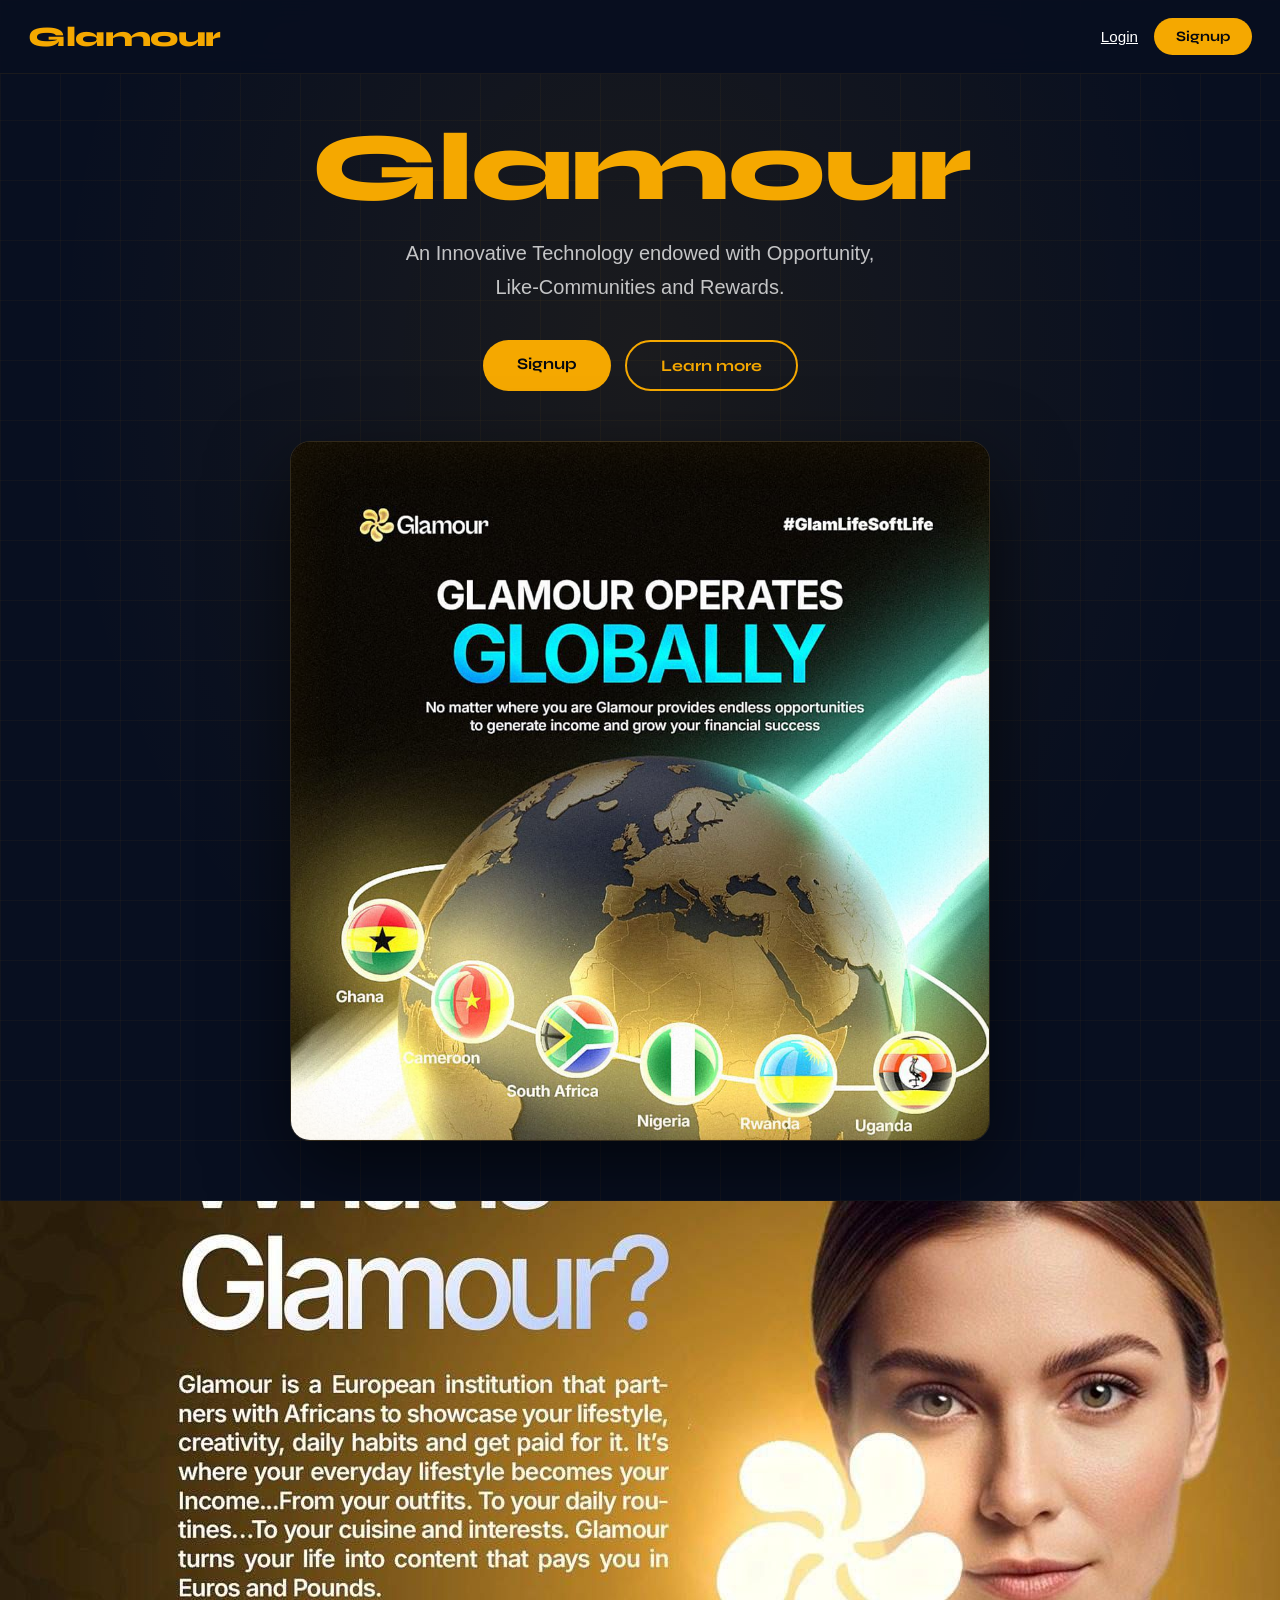
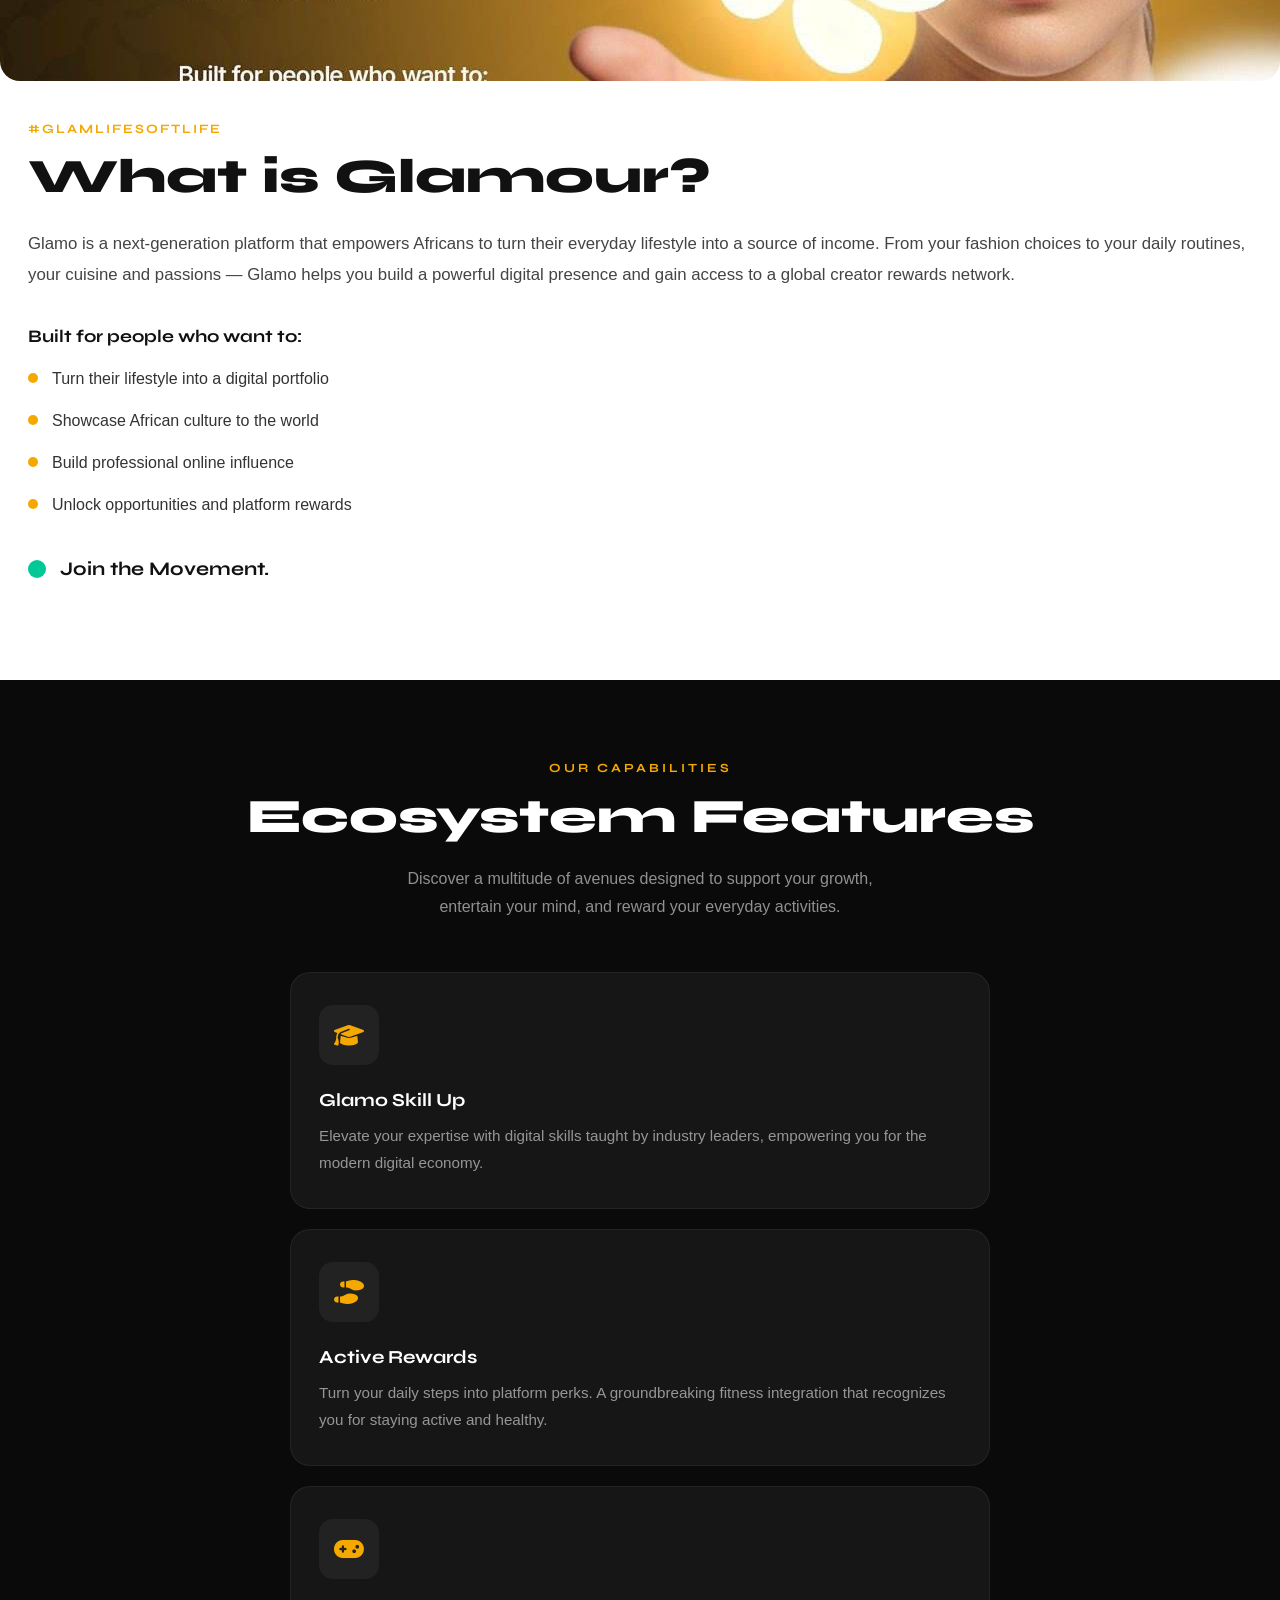
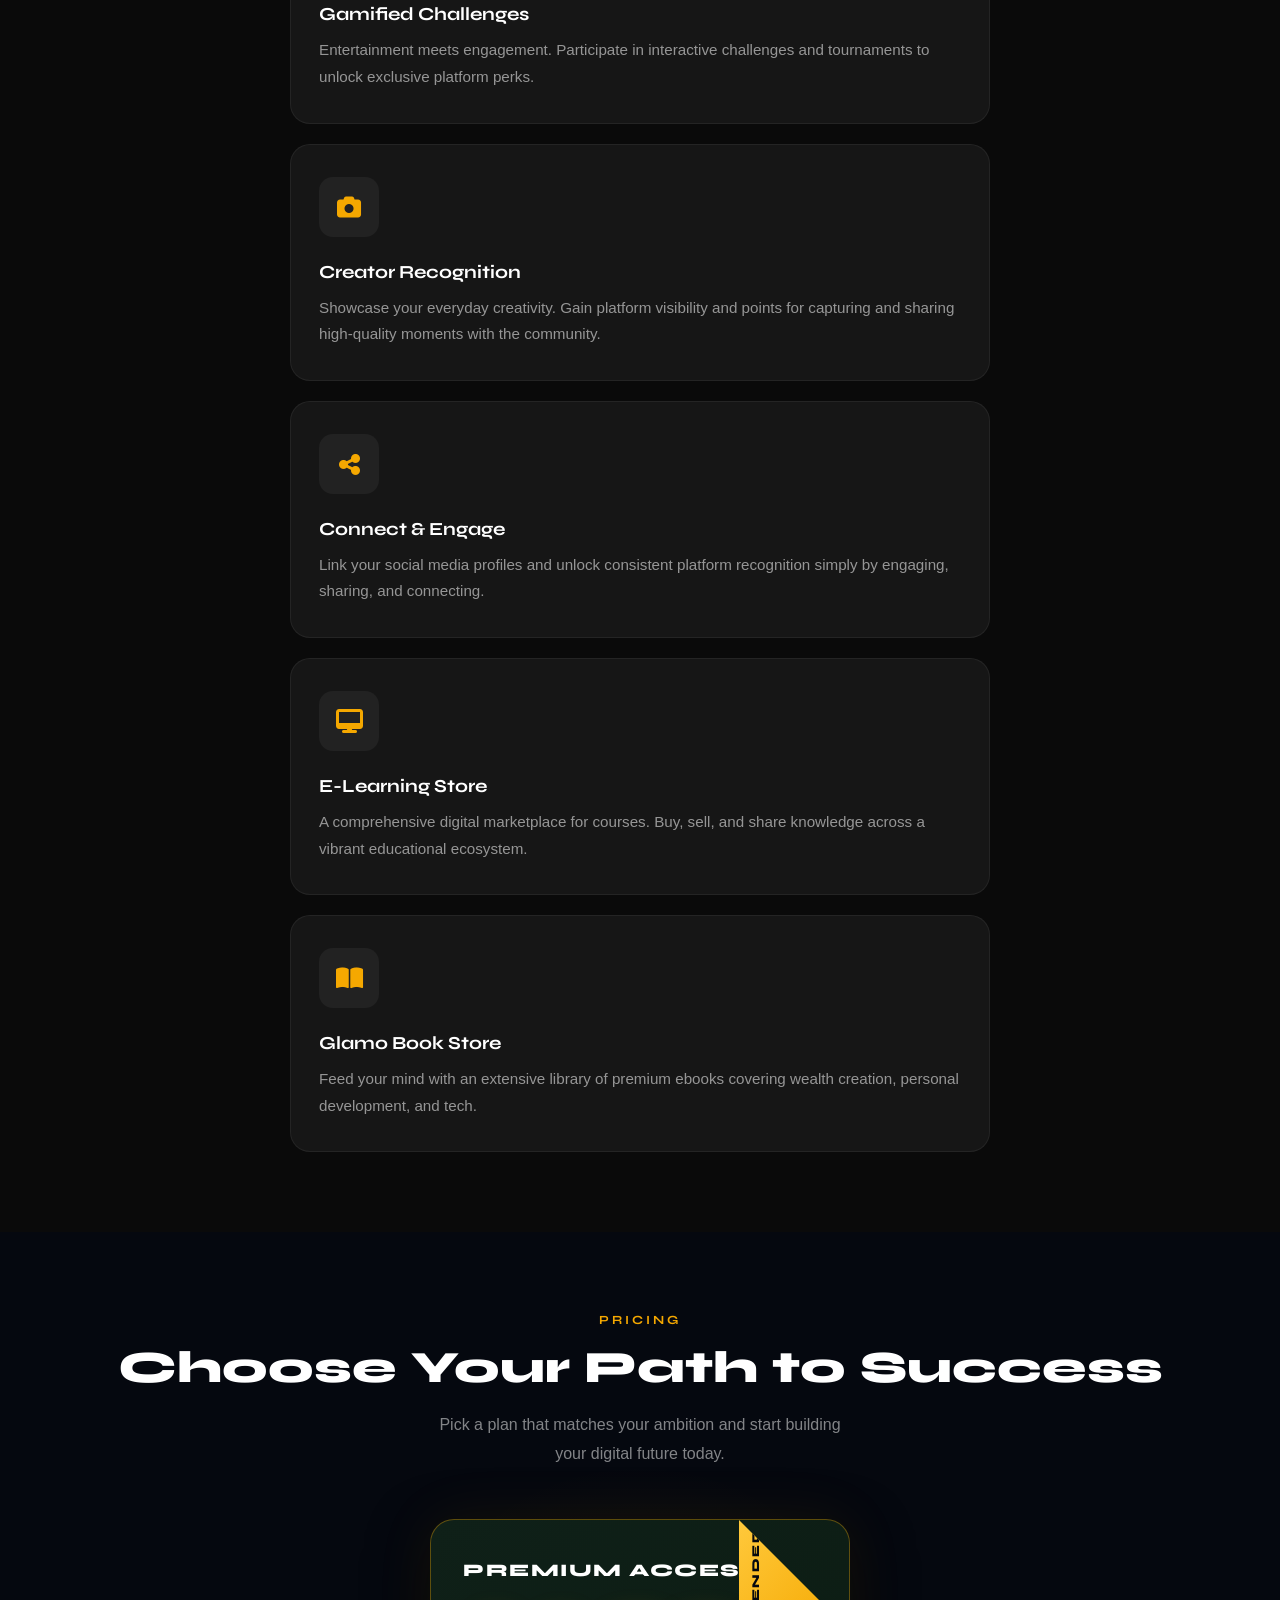
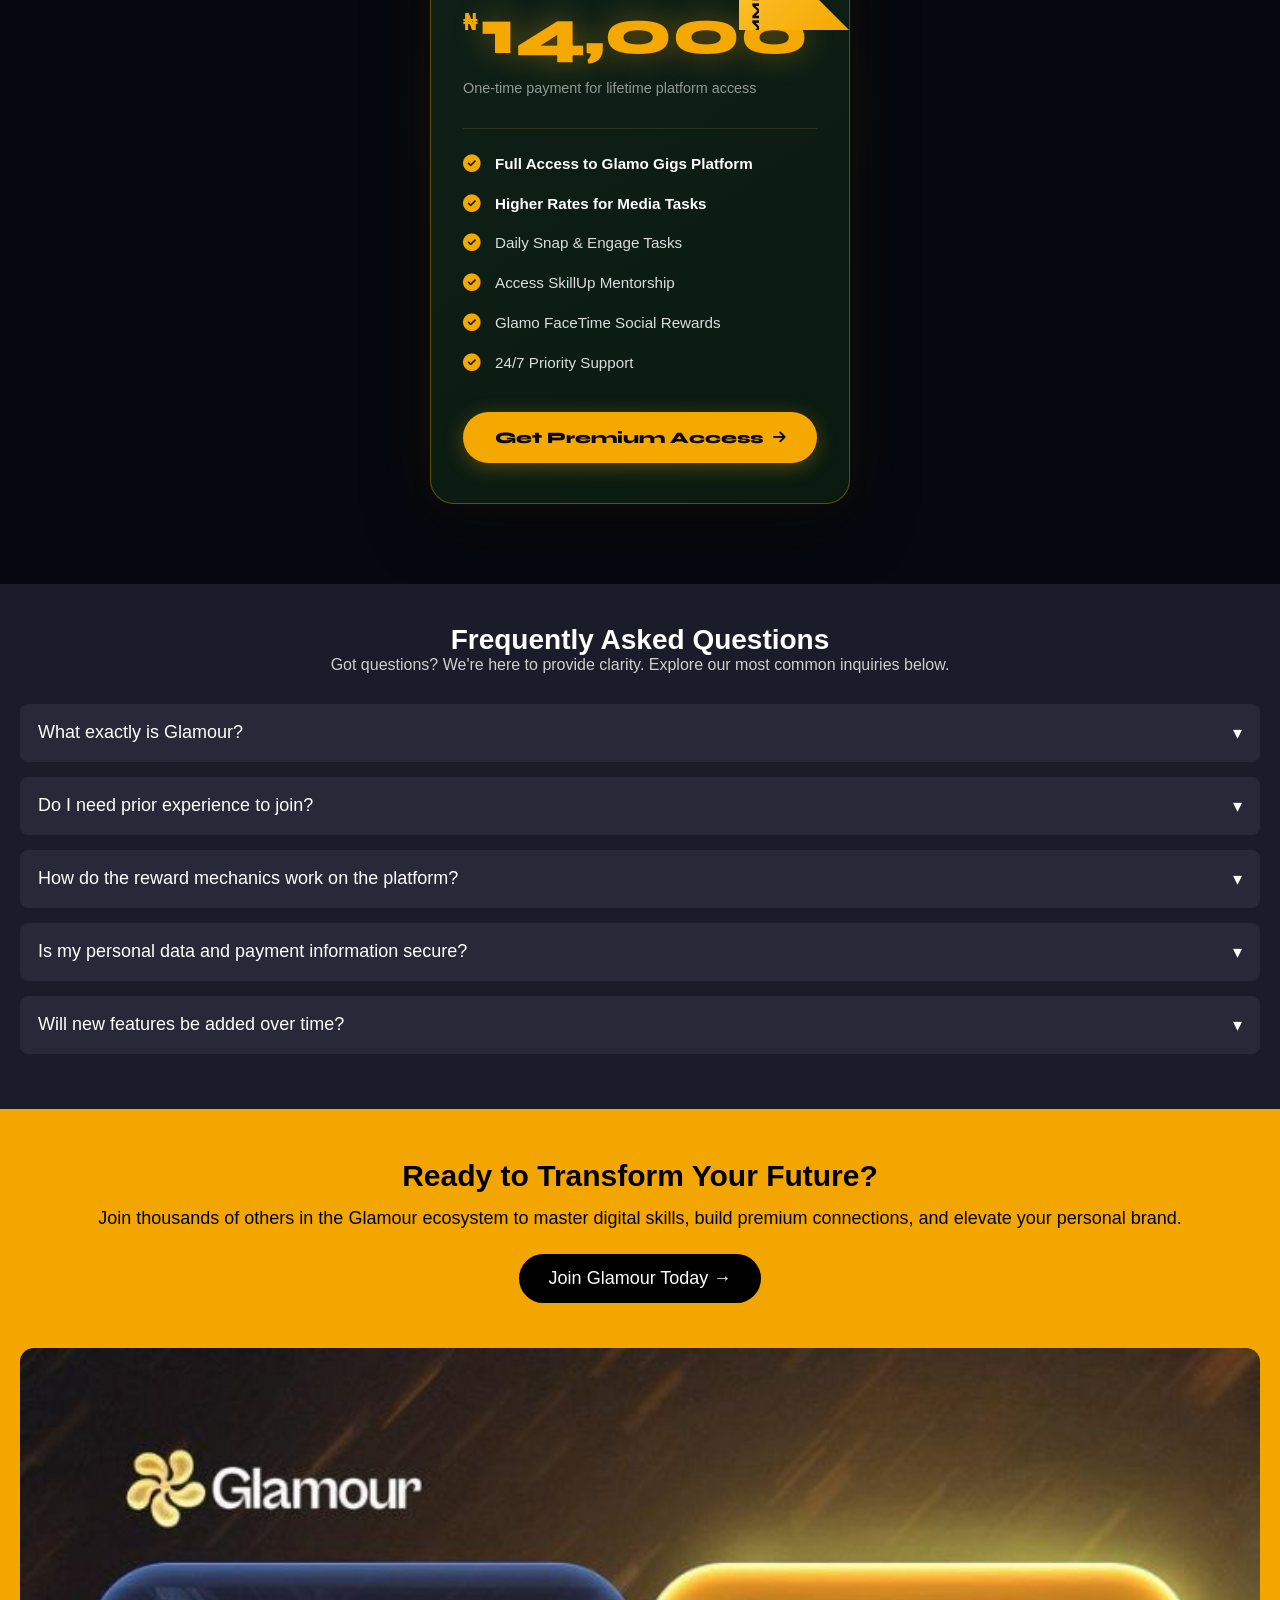
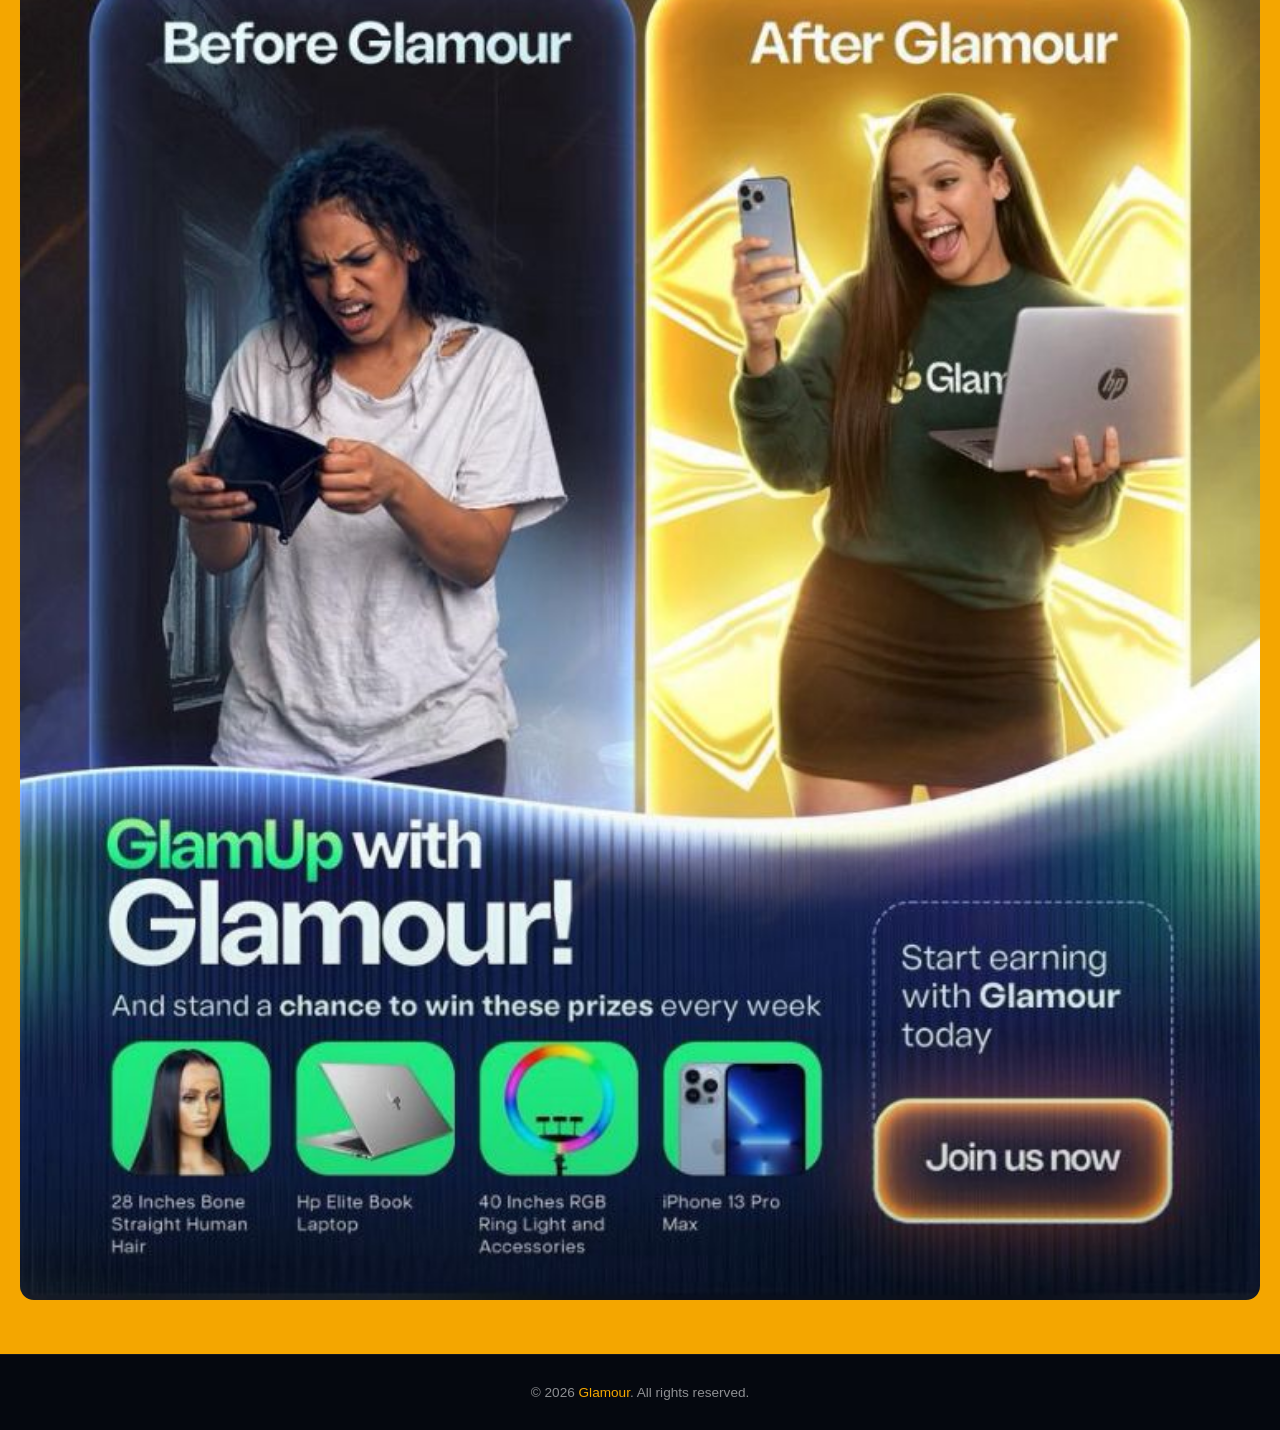
<file: index.html>
<!DOCTYPE html>
<html lang="en">
<head>
  <meta charset="UTF-8">
  <meta name="viewport" content="width=device-width, initial-scale=1.0">
  <title>GlamourNet</title>
  <link
  href="https://fonts.googleapis.com/css2?family=Syne:wght@400;600;700;800&family=DM+San
  s:wght@300;400;500&display=swap" rel="stylesheet"/>
  <link rel="stylesheet"
  href="https://cdnjs.cloudflare.com/ajax/libs/font-awesome/6.5.0/css/all.min.css"/>
  <link rel="stylesheet" href="style.css"/>

  <meta name="google-site-verification" content="qCacu4YmbLUXiDdCqt2FNJJzob2ZfXqIUP23Jy1AChg" />
</head>
<body>
    <!-- NAVBAR -->
  <nav>
    <a href="#" class="logo">Glamour</a>
    <div class="nav-right">
      <a class="btn-login" href="login.html">Login</a>
      <a href="signup.html" class="btn-signup">Signup</a>
      <button class="hamburger" id="hamburger" aria-label="Menu">
        <span></span>
        <span></span>
        <span></span>
      </button>
    </div>
  </nav>

  <!-- MOBILE MENU -->
  <div class="mobile-menu" id="mobileMenu">
    <a href="#home">Home</a>
    <a href="#about">About</a>
    <a href="#features">Features</a>
    <a href="#packages">Packages</a>
    <a href="#faqs">FAQs</a>
  </div>

  <!-- HERO SECTION -->
  <section class="hero" id="home">
    <div class="hero-brand">Glamour</div>
    <p class="hero-tagline">
     An Innovative Technology endowed with Opportunity, Like-Communities and Rewards.
    </p>
    <div class="hero-buttons">
      <a href="signup.html" class="hero-btn-primary">Signup</a>
      <a href="learn more.html" class="hero-btn-outline">Learn more</a>
    </div>
      <div class="hero-image-wrap">
      <img src="home.jpg" alt="Glamo Operates Globally" />
    </div>
  </section>
     
  <!-- ===================== -->
  <!-- ABOUT SECTION -->
  <!-- ===================== -->
  <!-- ABOUT SECTION -->
  <section class="about" id="about">
    <!-- About Image -->
    <div class="about-image-wrap">
     <img src="about.jpg" alt="Join Glamo" />
    </div>
    <!-- About Text Content -->
    <div class="about-content">
      <p class="about-hashtag">#GlamLifeSoftLife</p>
      <h2 class="about-heading">What is Glamour?</h2>
      <p class="about-paragraph">
        Glamo is a next-generation platform that empowers Africans to turn their
        everyday lifestyle into a source of income. From your fashion choices to
        your daily routines, your cuisine and passions — Glamo helps you build a
        powerful digital presence and gain access to a global creator rewards
        network.
      </p>
      <div class="about-built">
        <h3>Built for people who want to:</h3>
        <ul>
          <li>Turn their lifestyle into a digital portfolio</li>
          <li>Showcase African culture to the world</li>
          <li>Build professional online influence</li>
          <li>Unlock opportunities and platform rewards</li>
        </ul>
      </div>
      <!-- Join the Movement link -->
      <a href="signup.html" class="join-movement">
        <span class="movement-dot"></span>
        Join the Movement.
      </a>
    </div>
  </section>
   

  <!-- ================================================ -->
  <!-- FEATURES SECTION -->
  <!-- ================================================ -->
  <section class="features" id="features">
    <!-- Section Header -->
    <div class="features-header">
      <p class="features-label">OUR CAPABILITIES</p>
      <h2 class="features-heading">Ecosystem Features</h2>
      <p class="features-subtext">
        Discover a multitude of avenues designed to support your growth,
        entertain your mind, and reward your everyday activities.
      </p>
    </div>
    <!-- Feature Cards -->
    <div class="features-grid">
      <!-- Card 1: Glamo Skill Up -->
      <div class="feature-card">
        <div class="feature-icon">
        <i class="fas fa-graduation-cap"></i>
        </div>
        <h3 class="feature-title">Glamo Skill Up</h3>
        <p class="feature-desc">
          Elevate your expertise with digital skills taught by industry leaders,
          empowering you for the modern digital economy.
        </p>
      </div>
      <!-- Card 2: Active Rewards -->
      <div class="feature-card">
        <div class="feature-icon">
          <i class="fas fa-shoe-prints"></i>
        </div>
        <h3 class="feature-title">Active Rewards</h3>
        <p class="feature-desc">
          Turn your daily steps into platform perks. A groundbreaking fitness
          integration that recognizes you for staying active and healthy.
        </p>
      </div>
      <!-- Card 3: Gamified Challenges -->
      <div class="feature-card">
        <div class="feature-icon">
          <i class="fas fa-gamepad"></i>
        </div>
        <h3 class="feature-title">Gamified Challenges</h3>
        <p class="feature-desc">
          Entertainment meets engagement. Participate in interactive challenges
          and tournaments to unlock exclusive platform perks.
        </p>
      </div>
      <!-- Card 4: Creator Recognition -->
      <div class="feature-card">
        <div class="feature-icon">
          <i class="fas fa-camera"></i>
        </div>
        <h3 class="feature-title">Creator Recognition</h3>
        <p class="feature-desc">
          Showcase your everyday creativity. Gain platform visibility and points
          for capturing and sharing high-quality moments with the community.
        </p>
      </div>
      <!-- Card 5: Connect & Engage -->
      <div class="feature-card">
        <div class="feature-icon">
          <i class="fas fa-share-nodes"></i>
        </div>
        <h3 class="feature-title">Connect & Engage</h3>
        <p class="feature-desc">
          Link your social media profiles and unlock consistent platform
          recognition simply by engaging, sharing, and connecting.
        </p>
      </div>
      <!-- Card 6: E-Learning Store -->
      <div class="feature-card">
        <div class="feature-icon">
          <i class="fas fa-desktop"></i>
        </div>
        <h3 class="feature-title">E-Learning Store</h3>
        <p class="feature-desc">
          A comprehensive digital marketplace for courses. Buy, sell, and share
          knowledge across a vibrant educational ecosystem.
        </p>
      </div>
      <!-- Card 7: Glamo Book Store -->
      <div class="feature-card">
        <div class="feature-icon">
          <i class="fas fa-book-open"></i>
        </div>
        <h3 class="feature-title">Glamo Book Store</h3>
        <p class="feature-desc">
          Feed your mind with an extensive library of premium ebooks covering
          wealth creation, personal development, and tech.
        </p>
      </div>
    </div>
  </section>


      <!-- ================================================ -->
  <!-- PACKAGES SECTION -->
  <!-- ================================================ -->
  <section class="packages" id="packages">
    <!-- Section Header -->
    <div class="packages-header">
      <p class="packages-label">PRICING</p>
      <h2 class="packages-heading">Choose Your Path to Success</h2>
      <p class="packages-subtext">
        Pick a plan that matches your ambition and start
        building your digital future today.
      </p>
    </div>
    <!-- Package Card -->
    <div class="packages-wrapper">
      <div class="package-card">
        <!-- Recommended Badge -->
        <div class="package-badge">RECOMMENDED</div>
        <!-- Card Top -->
        <div class="package-top">
          <p class="package-name">PREMIUM ACCESS</p>
          <div class="package-price">
            <span class="package-currency">₦</span>
            <span class="package-amount">14,000</span>
          </div>
          <p class="package-note">One-time payment for lifetime platform access</p>
        </div>
        <!-- Divider -->
        <div class="package-divider"></div>
        <!-- Features List -->
        <ul class="package-features">
          <li>
            <span class="package-check"><i class="fas fa-circle-check"></i></span>
            <span><strong>Full Access to Glamo Gigs Platform</strong></span>
          </li>
          <li>
            <span class="package-check"><i class="fas fa-circle-check"></i></span>
            <span><strong>Higher Rates for Media Tasks</strong></span>
          </li>
          <li>
            <span class="package-check"><i class="fas fa-circle-check"></i></span>
            <span>Daily Snap &amp; Engage Tasks</span>
          </li>
          <li>
            <span class="package-check"><i class="fas fa-circle-check"></i></span>
            <span>Access SkillUp Mentorship</span>
          </li>
          <li>
            <span class="package-check"><i class="fas fa-circle-check"></i></span>
            <span>Glamo FaceTime Social Rewards</span>
          </li>
          <li>
            <span class="package-check"><i class="fas fa-circle-check"></i></span>
            <span>24/7 Priority Support</span>
          </li>
        </ul>
        <!-- CTA Button -->
        <a href="signup.html" class="package-btn">
          Get Premium Access
          <i class="fas fa-arrow-right"></i>
        </a>
      </div>
    </div>
  </section>

   <!-- FAQ Section -->
    <section class="faq-section">
        <h2>Frequently Asked Questions</h2>
        <p class="sub">Got questions? We're here to provide clarity. Explore our most common inquiries below.</p>

        <div class="accordion">

            <div class="accordion-item">
                <button class="accordion-header">What exactly is Glamour? <span class="arrow">&#9662;</span></button>
                <div class="accordion-content">
                    <p>
                        Glamour is a holistic digital ecosystem built to empower individuals through digital
                        advancement and personal development. It combines learning, engagement, and rewards into
                        one unified platform.
                    </p>
                </div>
            </div>

            <div class="accordion-item">
                <button class="accordion-header">Do I need prior experience to join? <span class="arrow">&#9662;</span></button>
                <div class="accordion-content">
                    <p>
                        Not at all. Glamour is designed for everyone. Whether you are a beginner looking to learn
                        premium digital skills or a professional seeking new opportunities, our platform provides
                        all the necessary resources and step-by-step guidance.
                    </p>
                </div>
            </div>

            <div class="accordion-item">
                <button class="accordion-header">How do the reward mechanics work on the platform? <span class="arrow">&#9662;</span></button>
                <div class="accordion-content">
                    <p>
                        Our system rewards you for everyday activities you already do, such as walking, sharing snapshots,
                        and engaging on social media. These activities accumulate points and rewards that can be redeemed
                        within our ecosystem.
                    </p>
                </div>
            </div>

            <div class="accordion-item">
                <button class="accordion-header">Is my personal data and payment information secure? <span class="arrow">&#9662;</span></button>
                <div class="accordion-content">
                    <p>
                        Yes, security is our top priority. We utilize industry-standard encryption, secure payment gateways,
                        and strict privacy policies to ensure your data and transactions are strictly protected.
                    </p>
                </div>
            </div>

            <div class="accordion-item">
                <button class="accordion-header">Will new features be added over time? <span class="arrow">&#9662;</span></button>
                <div class="accordion-content">
                    <p>
                        Absolutely. Glamour is continuously evolving. We regularly roll out updates, introduce new courses
                        in the E‑Learning store, add new gigs, and enhance our reward structures to provide maximum value.
                    </p>
                </div>
            </div>

        </div>
    </section>

    <!-- Transform Section -->
    <section class="transform-section">
        <h2>Ready to Transform Your Future?</h2>
        <p>
            Join thousands of others in the Glamour ecosystem to master digital skills, build premium connections,
            and elevate your personal brand.
        </p>

        <!-- Replace #### with your client's link -->
        <a href="signup.html" class="cta-btn">Join Glamour Today →</a>

        <div class="cta-image">
            <img src="faq.jpg" alt="Glamour Future Visual">
        </div>
  </section>

    



  <!-- FOOTER -->
  <footer>
    &copy; 2026 <span>Glamour</span>. All rights reserved.
  </footer>
  <script src="script.js"></script>
</body>
</html>
</file>
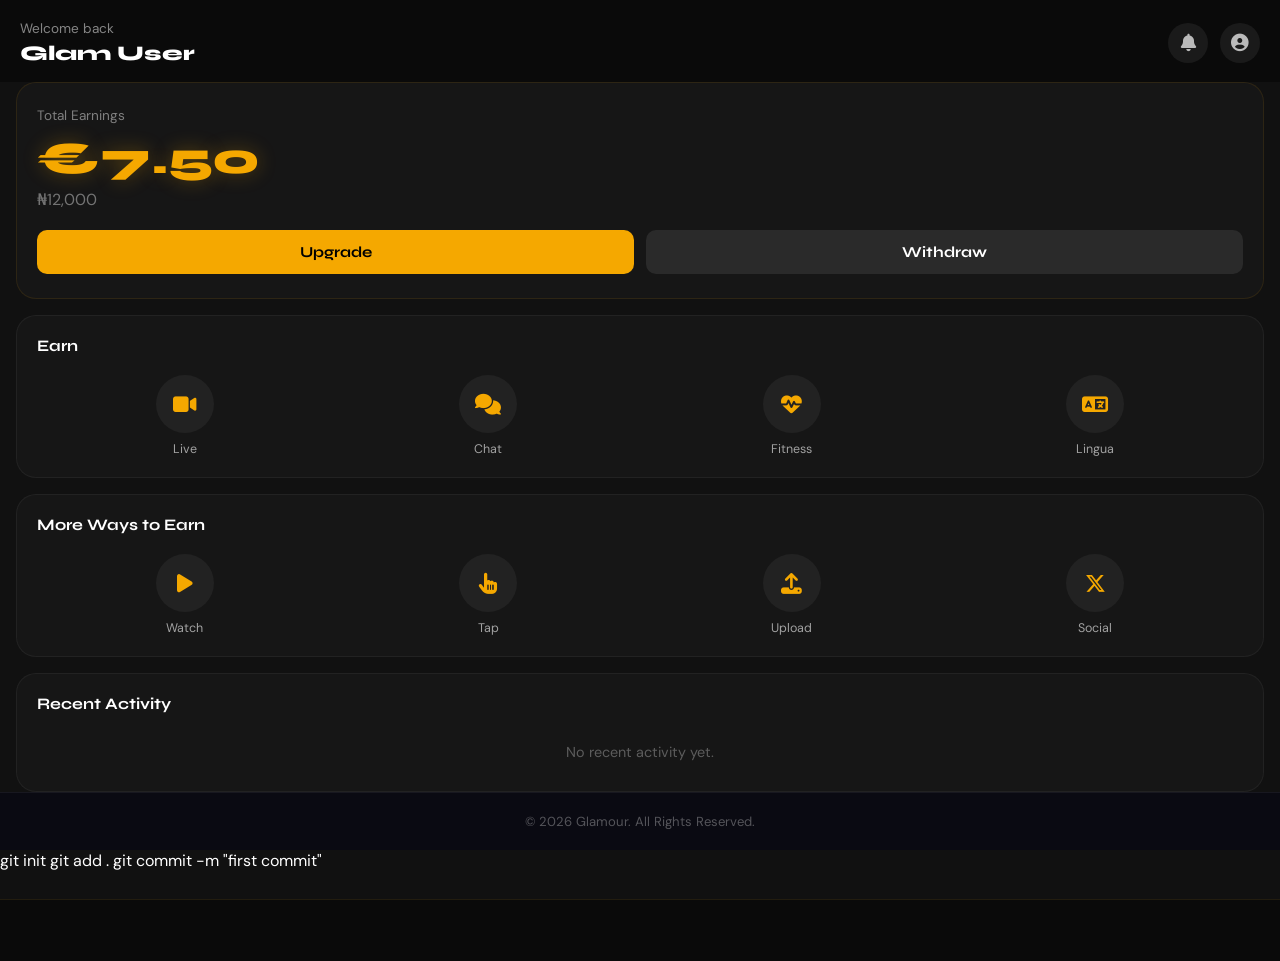
<file: dash.html>
<!DOCTYPE html>
<html lang="en">
<head>
  <meta charset="UTF-8"/>
  <meta name="viewport" content="width=device-width, initial-scale=1.0"/>
  <title>Glamo | Dashboard</title>
  <link href="https://fonts.googleapis.com/css2?family=Syne:wght@400;600;700;800&family=DM+Sans:wght@300;400;500&display=swap" rel="stylesheet"/>
  <link rel="stylesheet" href="https://cdnjs.cloudflare.com/ajax/libs/font-awesome/6.5.0/css/all.min.css"/>
  <link rel="stylesheet" href="style.css"/>
</head>
<body class="dash-body">

  <!-- TOP BAR -->
  <header class="dash-header">
        <div class="dash-welcome">
            <p class="dash-welcome-text">Welcome back</p>
            <h2 class="dash-username">Glam User</h2>
        </div>
        <div class="dash-header-icons">
            <button class="dash-icon-btn"><i class="fas fa-bell"></i></button>
            <button class="dash-icon-btn"><i class="fas fa-circle-user"></i></button>
        </div>
  </header>

  <!-- MAIN CONTENT -->
  <main class="dash-main">

        <!-- Earnings Card -->
        <div class="dash-earnings-card">
            <p class="dash-earnings-label">Total Earnings</p>
            <h1 class="dash-earnings-amount">€7.50</h1>
            <p class="dash-earnings-naira">₦12,000</p>
            <div class="dash-earnings-btns">
                <a href="payment.html" class="dash-btn-upgrade">Upgrade</a>
                <button class="dash-btn-withdraw" id="withdrawBtn">Withdraw</button>
            </div>
        </div>

        <!-- Earn Section -->
        <div class="dash-section-card">
            <h3 class="dash-section-title">Earn</h3>
            <div class="dash-icons-grid">
                <div class="dash-icon-item">
                    <div class="dash-icon-circle"><i class="fas fa-video"></i></div>
                    <span>Live</span>
                </div>
                <div class="dash-icon-item">
                    <div class="dash-icon-circle"><i class="fas fa-comments"></i></div>
                    <span>Chat</span>
                </div>
                <div class="dash-icon-item">
                    <div class="dash-icon-circle"><i class="fas fa-heartbeat"></i></div>
                    <span>Fitness</span>
                </div>
                <div class="dash-icon-item">
                    <div class="dash-icon-circle"><i class="fas fa-language"></i></div>
                    <span>Lingua</span>
                </div>
            </div>
        </div>

        <!-- More Ways to Earn -->
        <div class="dash-section-card">
            <h3 class="dash-section-title">More Ways to Earn</h3>
            <div class="dash-icons-grid">
                <div class="dash-icon-item">
                    <div class="dash-icon-circle"><i class="fas fa-play"></i></div>
                    <span>Watch</span>
                </div>
                <div class="dash-icon-item">
                    <div class="dash-icon-circle"><i class="fas fa-hand-pointer"></i></div>
                    <span>Tap</span>
                </div>
                <div class="dash-icon-item">
                    <div class="dash-icon-circle"><i class="fas fa-upload"></i></div>
                    <span>Upload</span>
                </div>
                <div class="dash-icon-item">
                    <div class="dash-icon-circle"><i class="fa-brands fa-x-twitter"></i></div>
                    <span>Social</span>
                </div>
        </div>
        </div>

        <!-- Recent Activity -->
        <div class="dash-section-card">
            <h3 class="dash-section-title">Recent Activity</h3>
            <p class="dash-empty-text">No recent activity yet.</p>
        </div>

    </main>

  <!-- WITHDRAW POPUP -->
  <div class="dash-popup-overlay" id="withdrawPopup">
        <div class="dash-popup">
        <p class="dash-popup-text">Upgrade your account to unlock withdrawals.</p>
        <button class="dash-popup-ok" id="popupOkBtn">OK</button>
        </div>
  </div>

  <!-- BOTTOM NAV -->
  <nav class="dash-bottom-nav">
        <button class="dash-nav-item active"><i class="fas fa-house"></i></button>
        <button class="dash-nav-item"><i class="fas fa-chart-bar"></i></button>
        <button class="dash-nav-item"><i class="fas fa-wallet"></i></button>
        <button class="dash-nav-item"><i class="fas fa-user"></i></button>
  </nav>

  <footer class="login-footer">
    &copy; 2026 Glamour. All Rights Reserved.
  </footer>


  <script src="dash.js"></script>
</body>
</html>
git init
git add .
git commit -m "first commit"
</file>
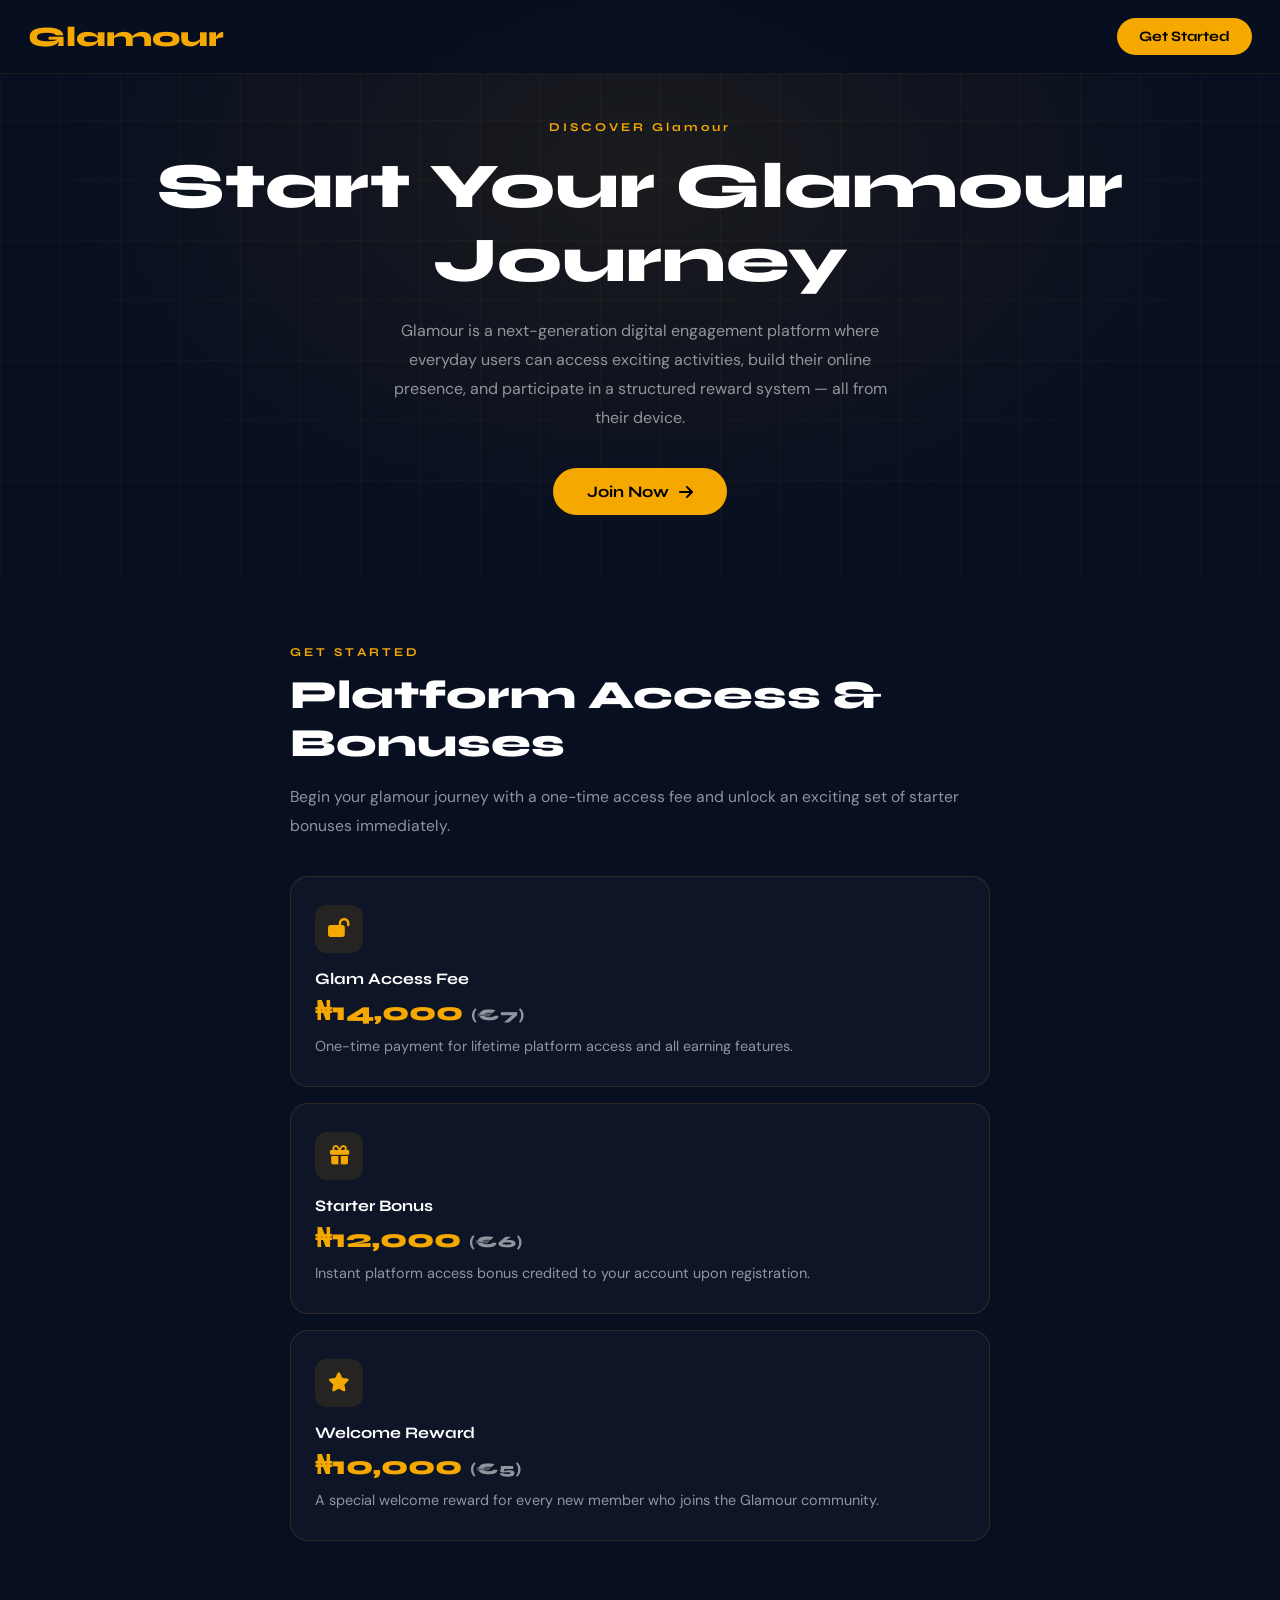
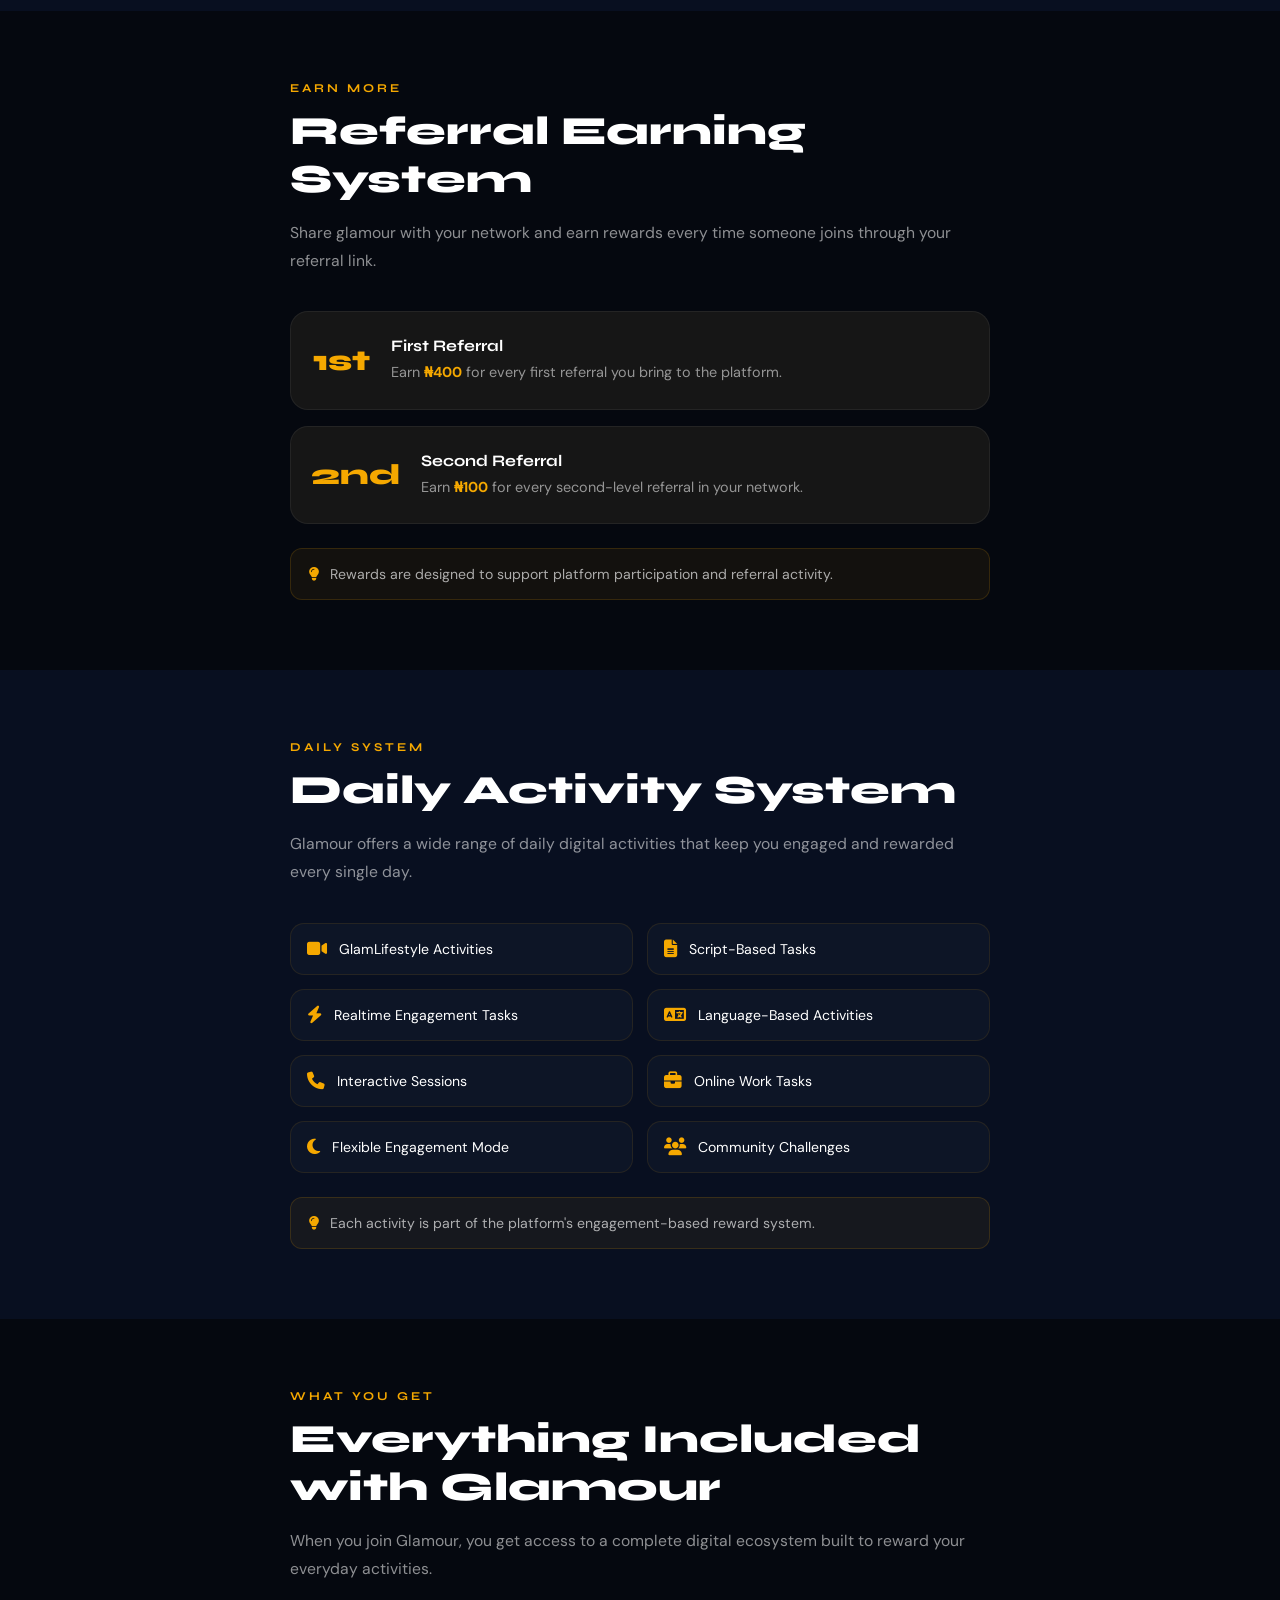
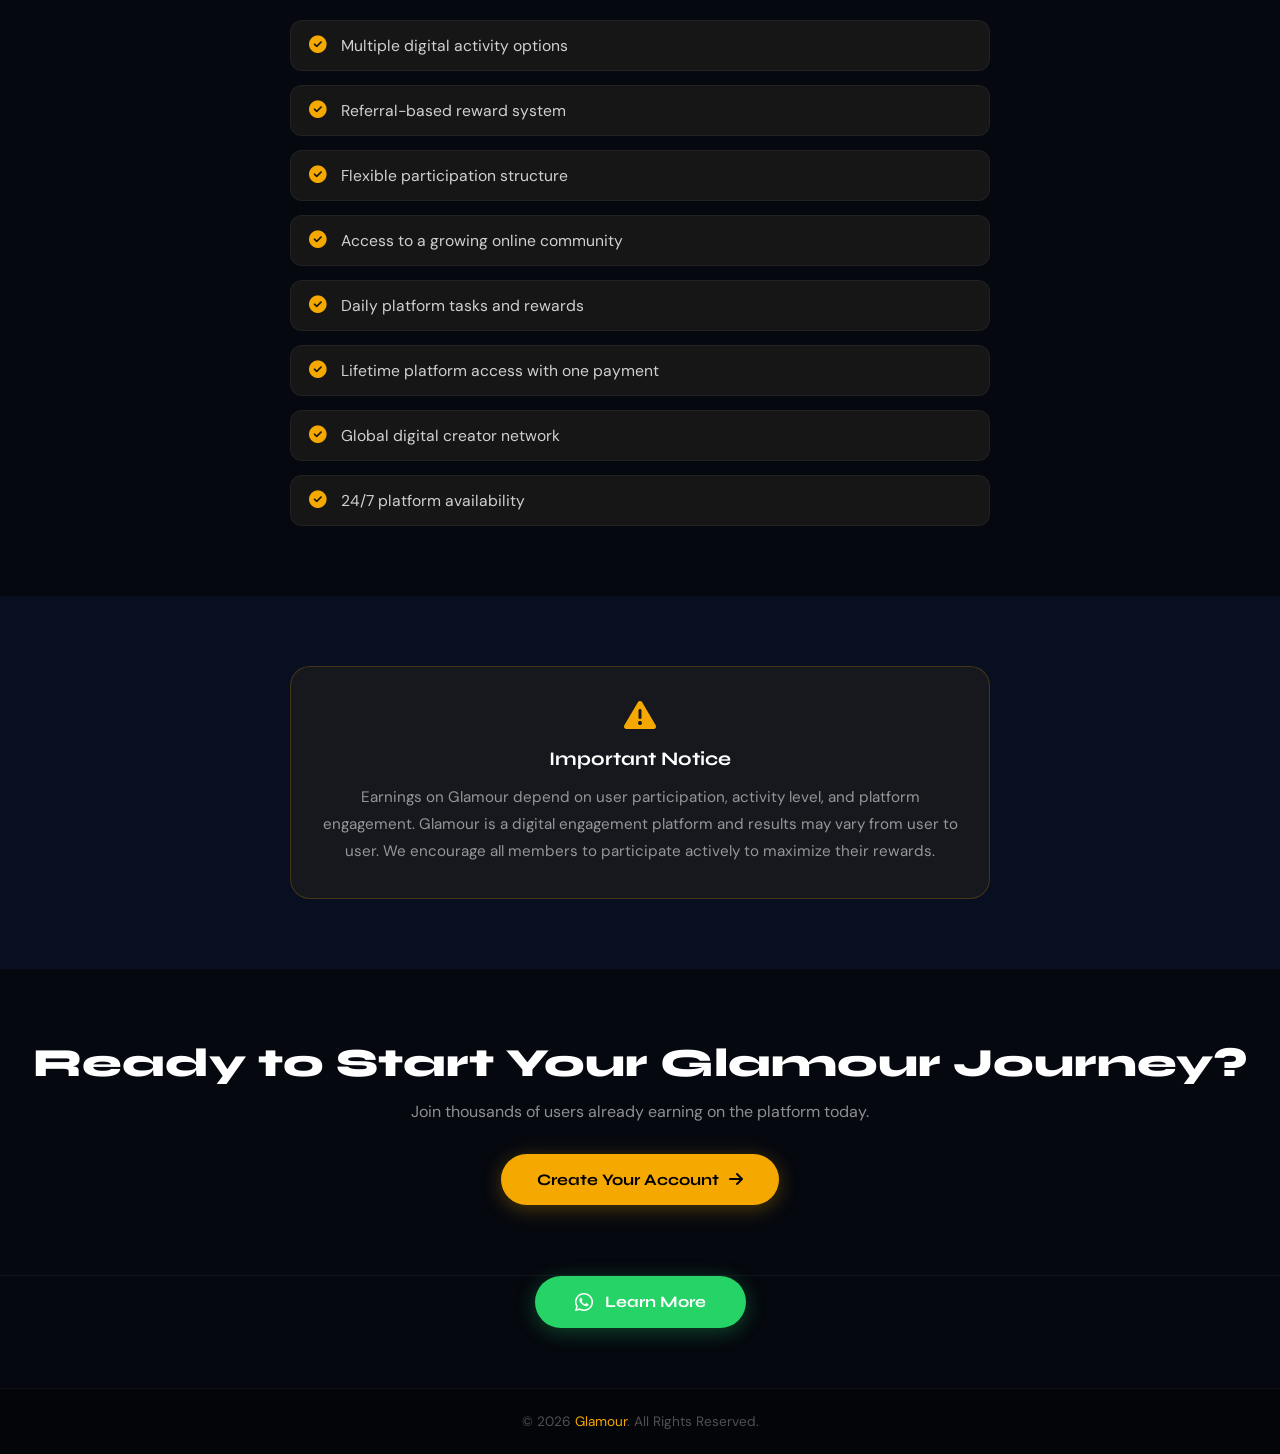
<file: learn more.html>
<!DOCTYPE html>
<html lang="en">
<head>
  <meta charset="UTF-8"/>
  <meta name="viewport" content="width=device-width, initial-scale=1.0"/>
  <title>Glamour | Learn More</title>
  <link href="https://fonts.googleapis.com/css2?family=Syne:wght@400;600;700;800&family=DM+Sans:wght@300;400;500&display=swap" rel="stylesheet"/>
  <link rel="stylesheet" href="https://cdnjs.cloudflare.com/ajax/libs/font-awesome/6.5.0/css/all.min.css"/>
  <link rel="stylesheet" href="style.css"/>
</head>
<body>

  <!-- NAVBAR -->
  <nav class="lm-nav">
    <a href="index.html" class="lm-logo">Glamour</a>
    <a href="signup.html" class="lm-signup-btn">Get Started</a>
  </nav>

  <!-- HERO -->
  <section class="lm-hero">
    <p class="lm-label">DISCOVER Glamour</p>
    <h1 class="lm-hero-title">Start Your Glamour Journey</h1>
    <p class="lm-hero-sub">
      Glamour is a next-generation digital engagement platform where everyday
      users can access exciting activities, build their online presence,
      and participate in a structured reward system — all from their device.
    </p>
    <a href="signup.html" class="lm-hero-btn">Join Now <i class="fas fa-arrow-right"></i></a>
  </section>

  <!-- ACCESS FEE SECTION -->
  <section class="lm-section lm-access">
    <div class="lm-section-inner">
      <p class="lm-section-label">GET STARTED</p>
      <h2 class="lm-section-title">Platform Access & Bonuses</h2>
      <p class="lm-section-sub">
        Begin your glamour journey with a one-time access fee and unlock
        an exciting set of starter bonuses immediately.
      </p>
      <div class="lm-cards">

        <div class="lm-card">
          <div class="lm-card-icon"><i class="fas fa-lock-open"></i></div>
          <h3>Glam Access Fee</h3>
          <p class="lm-card-amount">₦14,000 <span>(€7)</span></p>
          <p class="lm-card-desc">One-time payment for lifetime platform access and all earning features.</p>
        </div>

        <div class="lm-card">
          <div class="lm-card-icon"><i class="fas fa-gift"></i></div>
          <h3>Starter Bonus</h3>
          <p class="lm-card-amount">₦12,000 <span>(€6)</span></p>
          <p class="lm-card-desc">Instant platform access bonus credited to your account upon registration.</p>
        </div>

        <div class="lm-card">
          <div class="lm-card-icon"><i class="fas fa-star"></i></div>
          <h3>Welcome Reward</h3>
          <p class="lm-card-amount">₦10,000 <span>(€5)</span></p>
          <p class="lm-card-desc">A special welcome reward for every new member who joins the Glamour community.</p>
        </div>

      </div>
    </div>
  </section>

  <!-- REFERRAL SECTION -->
  <section class="lm-section lm-referral">
    <div class="lm-section-inner">
      <p class="lm-section-label">EARN MORE</p>
      <h2 class="lm-section-title">Referral Earning System</h2>
      <p class="lm-section-sub">
        Share glamour with your network and earn rewards every time
        someone joins through your referral link.
      </p>
      <div class="lm-referral-cards">

        <div class="lm-ref-card">
          <div class="lm-ref-number">1st</div>
          <div class="lm-ref-info">
            <h3>First Referral</h3>
            <p>Earn <strong>₦400</strong> for every first referral you bring to the platform.</p>
          </div>
        </div>

        <div class="lm-ref-card">
          <div class="lm-ref-number">2nd</div>
          <div class="lm-ref-info">
            <h3>Second Referral</h3>
            <p>Earn <strong>₦100</strong> for every second-level referral in your network.</p>
          </div>
        </div>

      </div>
      <p class="lm-note">
        <i class="fas fa-lightbulb"></i>
        Rewards are designed to support platform participation and referral activity.
      </p>
    </div>
  </section>

  <!-- DAILY ACTIVITIES SECTION -->
  <section class="lm-section lm-activities">
    <div class="lm-section-inner">
      <p class="lm-section-label">DAILY SYSTEM</p>
      <h2 class="lm-section-title">Daily Activity System</h2>
      <p class="lm-section-sub">
        Glamour offers a wide range of daily digital activities that keep
        you engaged and rewarded every single day.
      </p>
      <div class="lm-activities-grid">

        <div class="lm-activity-item">
          <i class="fas fa-video"></i>
          <span>GlamLifestyle Activities</span>
        </div>
        <div class="lm-activity-item">
          <i class="fas fa-file-alt"></i>
          <span>Script-Based Tasks</span>
        </div>
        <div class="lm-activity-item">
          <i class="fas fa-bolt"></i>
          <span>Realtime Engagement Tasks</span>
        </div>
        <div class="lm-activity-item">
          <i class="fas fa-language"></i>
          <span>Language-Based Activities</span>
        </div>
        <div class="lm-activity-item">
          <i class="fas fa-phone"></i>
          <span>Interactive Sessions</span>
        </div>
        <div class="lm-activity-item">
          <i class="fas fa-briefcase"></i>
          <span>Online Work Tasks</span>
        </div>
        <div class="lm-activity-item">
          <i class="fas fa-moon"></i>
          <span>Flexible Engagement Mode</span>
        </div>
        <div class="lm-activity-item">
          <i class="fas fa-users"></i>
          <span>Community Challenges</span>
        </div>

      </div>
      <p class="lm-note">
        <i class="fas fa-lightbulb"></i>
        Each activity is part of the platform's engagement-based reward system.
      </p>
    </div>
  </section>

  <!-- WHAT YOU GET SECTION -->
  <section class="lm-section lm-benefits">
    <div class="lm-section-inner">
      <p class="lm-section-label">WHAT YOU GET</p>
      <h2 class="lm-section-title">Everything Included with Glamour</h2>
      <p class="lm-section-sub">
        When you join Glamour, you get access to a complete digital ecosystem
        built to reward your everyday activities.
      </p>
      <div class="lm-benefits-list">

        <div class="lm-benefit-item">
          <i class="fas fa-check-circle"></i>
          <span>Multiple digital activity options</span>
        </div>
        <div class="lm-benefit-item">
          <i class="fas fa-check-circle"></i>
          <span>Referral-based reward system</span>
        </div>
        <div class="lm-benefit-item">
          <i class="fas fa-check-circle"></i>
          <span>Flexible participation structure</span>
        </div>
        <div class="lm-benefit-item">
          <i class="fas fa-check-circle"></i>
          <span>Access to a growing online community</span>
        </div>
        <div class="lm-benefit-item">
          <i class="fas fa-check-circle"></i>
          <span>Daily platform tasks and rewards</span>
        </div>
        <div class="lm-benefit-item">
          <i class="fas fa-check-circle"></i>
          <span>Lifetime platform access with one payment</span>
        </div>
        <div class="lm-benefit-item">
          <i class="fas fa-check-circle"></i>
          <span>Global digital creator network</span>
        </div>
        <div class="lm-benefit-item">
          <i class="fas fa-check-circle"></i>
          <span>24/7 platform availability</span>
        </div>

      </div>
    </div>
  </section>

  <!-- IMPORTANT NOTICE -->
  <section class="lm-section lm-notice">
    <div class="lm-section-inner">
      <div class="lm-notice-box">
        <i class="fas fa-triangle-exclamation"></i>
        <h3>Important Notice</h3>
        <p>
          Earnings on Glamour depend on user participation, activity level,
          and platform engagement. Glamour is a digital engagement platform
          and results may vary from user to user. We encourage all members
          to participate actively to maximize their rewards.
        </p>
      </div>
    </div>
  </section>

  <!-- CTA SECTION -->
  <section class="lm-cta">
    <h2>Ready to Start Your Glamour Journey?</h2>
    <p>Join thousands of users already earning on the platform today.</p>
    <a href="signup.html" class="lm-cta-btn">
      Create Your Account <i class="fas fa-arrow-right"></i>
    </a>
  </section>

  <!-- WHATSAPP LEARN MORE BUTTON -->
  <section class="lm-whatsapp">
    <a href="https://chat.whatsapp.com/GqTcAdmTNrf0ZTo6kN7AMI?mode=gi_t" class="lm-whatsapp-btn" target="_blank">
      <i class="fab fa-whatsapp"></i>
      Learn More
    </a>
  </section>

  <!-- FOOTER -->
  <footer class="lm-footer">
    &copy; 2026 <span>Glamour</span>. All Rights Reserved.
  </footer>

  <script src="script.js"></script>
</body>
</html>
</file>
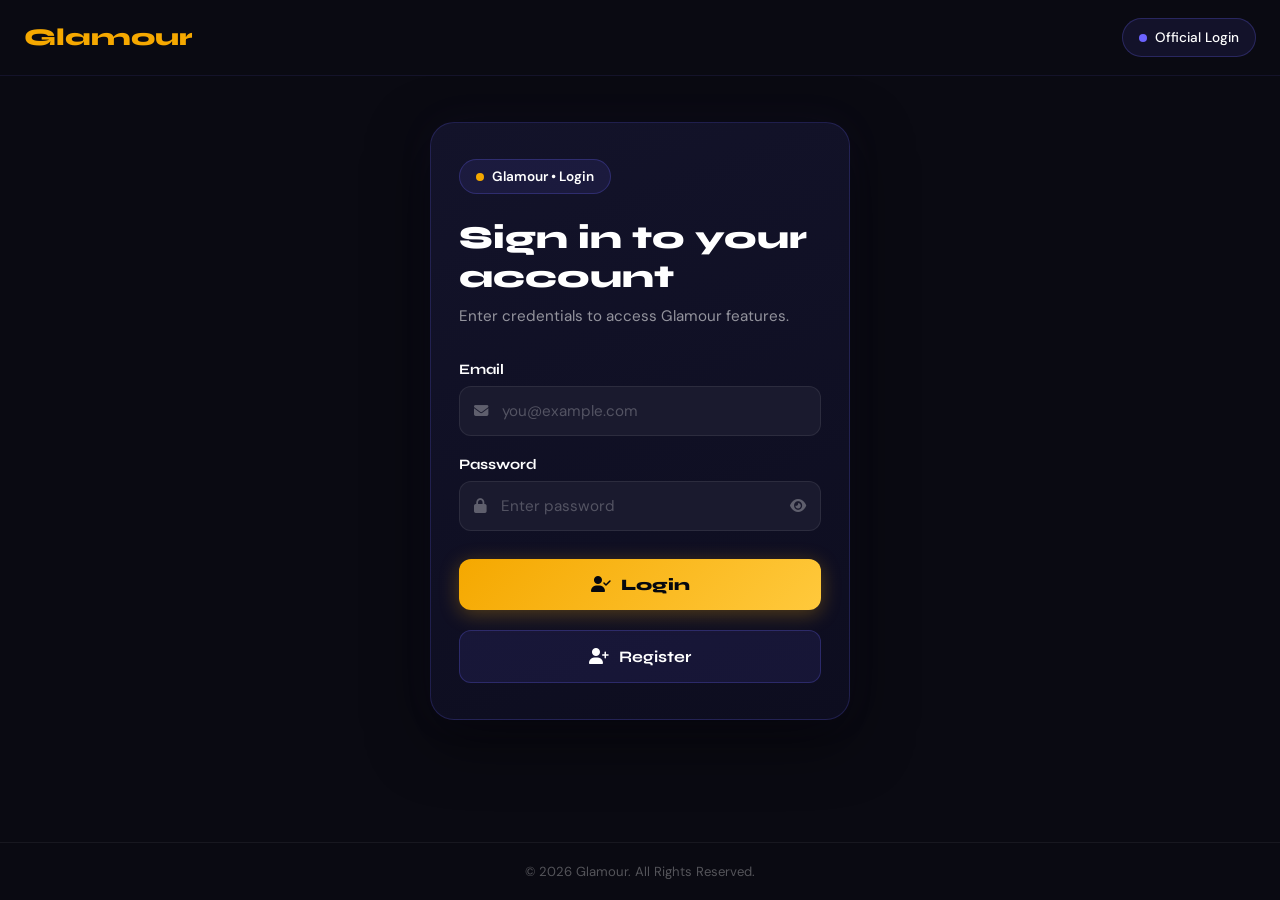
<file: login.html>
<!DOCTYPE html>
<html lang="en">
<head>
  <meta charset="UTF-8"/>
  <meta name="viewport" content="width=device-width, initial-scale=1.0"/>
  <title>Glamour | Login</title>
  <link href="https://fonts.googleapis.com/css2?family=Syne:wght@400;600;700;800&family=DM+Sans:wght@300;400;500&display=swap" rel="stylesheet"/>
  <link rel="stylesheet" href="https://cdnjs.cloudflare.com/ajax/libs/font-awesome/6.5.0/css/all.min.css"/>
  <link rel="stylesheet" href="style.css"/>
</head>
<body>

  <!-- NAVBAR -->
  <nav class="login-nav">
    <span class="login-logo">Glamour</span>
    <div class="login-nav-btn">
      <span class="login-nav-dot"></span>
      Official Login
    </div>
  </nav>

  <!-- LOGIN CARD -->
  <main class="login-main">
        <div class="login-card">

            <!-- Badge -->
            <div class="login-badge">
                <span class="login-badge-dot"></span>
                Glamour &bull; Login
            </div>

            <!-- Heading -->
            <h1 class="login-heading">Sign in to your account</h1>
            <p class="login-subtext">Enter credentials to access Glamour features.</p>

            <!-- Form Fields -->
            <div class="login-form">

                <!-- Email -->
                <div class="login-field">
                <label class="login-label">Email</label>
                <div class="login-input-wrap">
                    <span class="login-input-icon"><i class="fas fa-envelope"></i></span>
                    <input type="email" class="login-input" placeholder="you@example.com"/>
                </div>
                </div>

                <!-- Password -->
                <div class="login-field">
                    <label class="login-label">Password</label>
                    <div class="login-input-wrap">
                        <span class="login-input-icon"><i class="fas fa-lock"></i></span>
                        <input type="password" class="login-input" id="loginPassword" placeholder="Enter password"/>
                        <button class="login-eye-btn" id="togglePassword" type="button">
                        <i class="fas fa-eye" id="eyeIcon"></i>
                        </button>
                    </div>
                </div>

                <!-- Login Button -->
                <a href="dash.html" class="login-btn-primary">
                    <i class="fas fa-user-check"></i>
                    Login
                </a>

                <!-- Register Button -->
                <a href="signup.html" class="login-btn-secondary">
                <i class="fas fa-user-plus"></i>
                Register
                </a>

            </div>

        </div>
  </main>

  <!-- FOOTER -->
  <footer class="login-footer">
    &copy; 2026 Glamour. All Rights Reserved.
  </footer>

  <script src="login.js"></script>
</body>
</html>
</file>
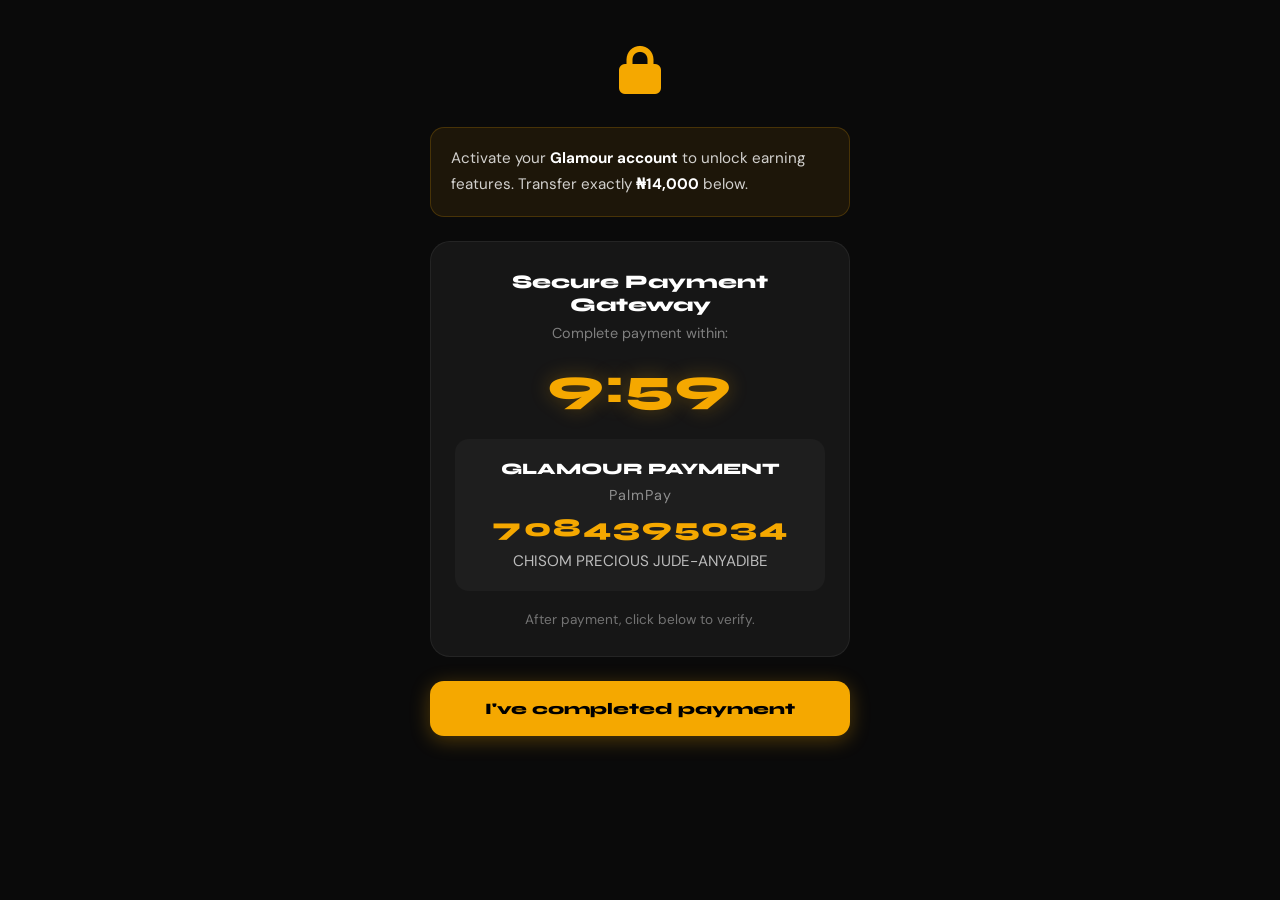
<file: payment.html>
<!DOCTYPE html>
<html lang="en">
<head>
  <meta charset="UTF-8"/>
  <meta name="viewport" content="width=device-width, initial-scale=1.0"/>
  <title>Glamo | Payment</title>
  <link href="https://fonts.googleapis.com/css2?family=Syne:wght@400;600;700;800&family=DM+Sans:wght@300;400;500&display=swap" rel="stylesheet"/>
  <link rel="stylesheet" href="https://cdnjs.cloudflare.com/ajax/libs/font-awesome/6.5.0/css/all.min.css"/>
  <link rel="stylesheet" href="style.css"/>
</head>
<body class="pay-body">

   <main class="pay-main">
        <!-- Lock Icon -->
        <div class="pay-lock-icon">
         <i class="fas fa-lock"></i>
        </div>

        <!-- Activation Message -->
        <div class="pay-alert">
            Activate your <strong>Glamour account</strong> to unlock
            earning features. Transfer exactly <strong>₦14,000</strong> below.
        </div>

        <!-- Payment Card -->
        <div class="pay-card">
            <h2 class="pay-card-title">Secure Payment Gateway</h2>
            <p class="pay-card-subtitle">Complete payment within:</p>

            <!-- Countdown Timer -->
            <div class="pay-timer" id="countdown">10:00</div>

            <!-- Account Details -->
            <div class="pay-details">
                <p class="pay-details-name">GLAMOUR PAYMENT</p>
                <p class="pay-details-bank">PalmPay</p>
                <p class="pay-details-number">7084395034</p>
                <p class="pay-details-holder">CHISOM PRECIOUS JUDE-ANYADIBE </p>
            </div>

            <p class="pay-after-text">After payment, click below to verify.</p>
        </div>

        <!-- CTA Button -->
        <a href="https://t.me/Glamouractregistration" class="pay-complete-btn">
          I've completed payment
        </a>
    </main>

  <script src="payment.js"></script>
</body>
</html>
</file>
<file: style.css>
/* ─── RESET & VARIABLES ─── */
  *, *::before, *::after {
  margin: 0;
  padding: 0;
  box-sizing: border-box;
}
:root {
  --black: #05080f;
  --navy: #080f20;
  --yellow: #f5a800;
  --yellow-light: #ffc93c;
  --white: #ffffff;
  --gray: #a0aec0;
}
html {
  scroll-behavior: smooth;
}
body {
  background-color: var(--black);
  color: var(--white);
  font-family: 'DM Sans', sans-serif;
  overflow-x: hidden;
}
/* ─── NAVBAR ─── */
nav {
  position: fixed;
  top: 0;
  left: 0;
  right: 0;
  z-index: 1000;
  display: flex;
  align-items: center;
  justify-content: space-between;
  padding: 18px 28px;
  background: rgba(8, 15, 32, 0.92);
  backdrop-filter: blur(14px);
  border-bottom: 1px solid rgba(245, 168, 0, 0.08);
  animation: slideDown 0.6s ease both;
}
@keyframes slideDown {
  from { transform: translateY(-60px); opacity: 0; }
  to { transform: translateY(0); opacity: 1; }
}
.logo {
  font-family: 'Syne', sans-serif;
  font-size: 1.75rem;
  font-weight: 800;
  color: var(--yellow);
  letter-spacing: -0.5px;
  text-decoration: none;
  position: relative;
}
.logo::after {
  content: '';
  display: block;
  height: 3px;
  width: 0;
  background: var(--yellow);
  border-radius: 2px;
  transition: width 0.3s;
  position: absolute;
  bottom: -3px;
}
.logo:hover::after {
  width: 100%;
}
.nav-right {
  display: flex;
  align-items: center;
  gap: 16px;
}
.btn-login {
  background: none;
  border: none;
  color: var(--white);
  font-family: 'DM Sans', sans-serif;
  font-size: 0.95rem;
  font-weight: 500;
  cursor: pointer;
  transition: color 0.2s;
}
.btn-login:hover {
  color: var(--yellow);
}
.btn-signup {
  background: var(--yellow);
  color: var(--black);
  border: none;
  padding: 10px 22px;
  border-radius: 50px;
  font-family: 'Syne', sans-serif;
  font-size: 0.9rem;
  font-weight: 700;
  cursor: pointer;
  text-decoration: none;
  display: inline-block;
  transition: background 0.2s, transform 0.15s;
}
.btn-signup:hover {
  background: var(--yellow-light);
  transform: scale(1.04);
}
/* ─── HAMBURGER ─── */
.hamburger {
  background: none;
  border: none;
  cursor: pointer;
  display: none;
  flex-direction: column;
  gap: 5px;
  padding: 4px;
}

@media (max-width: 768px) {
  nav {
    display: flex;
    align-items: center;
    padding:12px 10px;
    justify-content: space-between;
    flex-wrap: nowrap;
  }

  .nav-right {
    display: flex;
    flex-direction: row;
    align-items: center;
    gap: 5px;
    flex-wrap: nowrap;
  }

  .btn-login, .btn-signup {
    font-size: 0.75rem;
    padding: 6px 10px;
  }
 
  .hamburger {
    display: flex !important;
  }

 .hero-btn-primary, .hero-btn-outline {
    font-size: 0.6rem;
    padding: 10px 10px;
     white-space: nowrap;
  }

  /* Hero buttons side by side */
  .hero-buttons {
    display: flex;
    flex-direction: row;
    gap: 12px;
    justify-content: center;
   flex-wrap:nowrap;
  }
}
.hamburger span {
  display: block;
  width: 24px;
  height: 2.5px;
  background: var(--yellow);
  border-radius: 2px;
  transition: transform 0.35s, opacity 0.35s, width 0.35s;
  transform-origin: center;
}
.hamburger.open span:nth-child(1) {
  transform: translateY(7.5px) rotate(45deg);
}
.hamburger.open span:nth-child(2) {
  opacity: 0;
  width: 0;
}
.hamburger.open span:nth-child(3) {
  transform: translateY(-7.5px) rotate(-45deg);
}
/* ─── MOBILE MENU ─── */
.mobile-menu {
  position: fixed;
  top: 0;
  left: 0;
  right: 0;
  bottom: 0;
  z-index: 999;
  background: var(--navy);
  display: flex;
  flex-direction: column;
  padding: 120px 40px 40px;
  transform: translateX(100%);
  transition: transform 0.4s cubic-bezier(0.77, 0, 0.18, 1);
}
.mobile-menu.open {
  transform: translateX(0);
}
.mobile-menu a {
  font-family: 'Syne', sans-serif;
  font-size: 2rem;
  font-weight: 700;
  color: var(--white);
  text-decoration: none;
  padding: 18px 0;
  border-bottom: 1px solid rgba(255, 255, 255, 0.07);
  transition: color 0.2s, padding-left 0.2s;
  opacity: 0;
  transform: translateX(30px);
}
.mobile-menu.open a {
  opacity: 1;
  transform: translateX(0);
}
.mobile-menu.open a:nth-child(1) { transition: color 0.2s, opacity 0.35s 0.10s, transform 0.35s
0.10s; }
.mobile-menu.open a:nth-child(2) { transition: color 0.2s, opacity 0.35s 0.18s, transform 0.35s
0.18s; }
.mobile-menu.open a:nth-child(3) { transition: color 0.2s, opacity 0.35s 0.26s, transform 0.35s
0.26s; }
.mobile-menu.open a:nth-child(4) { transition: color 0.2s, opacity 0.35s 0.34s, transform 0.35s
0.34s; }
.mobile-menu.open a:nth-child(5) { transition: color 0.2s, opacity 0.35s 0.42s, transform 0.35s
0.42s; }
.mobile-menu a:hover {
  color: var(--yellow);
  padding-left: 10px;
}
/* ─── HERO SECTION ─── */
.hero {
  min-height: 100vh;
  display: flex;
  flex-direction: column;
  align-items: center;
  justify-content: center;
  text-align: center;
  padding: 120px 28px 60px;
  background: radial-gradient(ellipse at 50% 30%, rgba(245, 168, 0, 0.08) 0%, transparent 65%),
  var(--navy);
  position: relative;
  overflow: hidden;
  }
.hero::before {
  content: '';
  position: absolute;
  inset: 0;
  background-image:
  linear-gradient(rgba(245, 168, 0, 0.04) 1px, transparent 1px),
  linear-gradient(90deg, rgba(245, 168, 0, 0.04) 1px, transparent 1px);
  background-size: 60px 60px;
  pointer-events: none;
}
.hero-brand {
  font-family: 'Syne', sans-serif;
  font-size: clamp(3rem, 12vw, 6rem);
  font-weight: 800;
  color: var(--yellow);
  letter-spacing: -2px;
  line-height: 1;
  animation: fadeUp 0.8s 0.2s both;
}
.hero-tagline {
  font-family: 'DM Sans', sans-serif;
  font-size: clamp(1rem, 3.5vw, 1.25rem);
  font-weight: 300;
  color: rgba(255, 255, 255, 0.75);
  max-width: 480px;
  line-height: 1.7;
  margin-top: 20px;
  animation: fadeUp 0.8s 0.4s both;
}
.hero-buttons {
  display: flex;
  gap: 14px;
  margin-top: 36px;
  flex-wrap: nowrap;
  justify-content: center;
  animation: fadeUp 0.8s 0.6s both;
}
.hero-btn-primary {
  background: var(--yellow);
  color: var(--black);
  border: none;
  padding: 14px 34px;
  border-radius: 50px;
  font-family: 'Syne', sans-serif;
  font-size: 1rem;
  font-weight: 700;
  cursor: pointer;
  text-decoration: none;
  display: inline-block;
  transition: background 0.2s, transform 0.15s, box-shadow 0.2s;
}
.hero-btn-primary:hover {
  background: var(--yellow-light);
  transform: translateY(-2px);
  box-shadow: 0 8px 30px rgba(245, 168, 0, 0.3);
}
.hero-btn-outline {
  background: transparent;
  color: var(--yellow);
  border: 2px solid var(--yellow);
  padding: 14px 34px;
  border-radius: 50px;
  font-family: 'Syne', sans-serif;
  font-size: 1rem;
  font-weight: 700;
  cursor: pointer;
  text-decoration: none;
  display: inline-block;
  transition: background 0.2s, color 0.2s, transform 0.15s;
}
.hero-btn-outline:hover {
  background: rgba(245, 168, 0, 0.1);
  transform: translateY(-2px);
}
/* ─── HERO IMAGE ─── */
.hero-image-wrap {
  width: 100%;
  max-width: 700px;
  margin-top: 50px;
  border-radius: 20px;
  overflow: hidden;
  box-shadow: 0 30px 80px rgba(0, 0, 0, 0.6);
  border: 1px solid rgba(245, 168, 0, 0.15);
  animation: fadeUp 0.9s 0.8s both;
  position: relative;
}
.hero-image-wrap::before {
  content: '';
  position: absolute;
  inset: 0;
  border-radius: 20px;
  box-shadow: inset 0 0 60px rgba(245, 168, 0, 0.07);
  pointer-events: none;
  z-index: 1;
}
.hero-image-wrap img {
  width: 100%;
  display: block;
  transition: transform 0.6s ease;
}
.hero-image-wrap:hover img {
 transform: scale(1.02);
}
/* ─── KEYFRAMES ─── */
@keyframes fadeUp {
  from { opacity: 0; transform: translateY(28px); }
  to { opacity: 1; transform: translateY(0); }
}
/* ─── FOOTER ─── */
footer {
  text-align: center;
  padding: 30px;
  background: var(--black);
  color: var(--gray);
  font-size: 0.85rem;
  border-top: 1px solid rgba(255, 255, 255, 0.06);
}
footer span {
  color: var(--yellow);
}

/* ======================== */
/* ABOUT SECTION */
/* ======================== */
.about {
  background: #ffffff;
  color: #111111;
  padding: 0 0 60px;
}
/* About Image */
.about-image-wrap {
  width: 100%;
  overflow: hidden;
  opacity: 0;
  transform: translateY(40px);
  transition: opacity 0.8s ease, transform 0.8s ease;
}
.about-image-wrap.animate {
  opacity: 1;
  transform: translateY(0);
}
.about-image-wrap img {
  width: 100%;
  display: block;
  border-radius: 0 0 20px 20px;
  object-fit: cover;
  max-height: 480px;
  transition: transform 0.6s ease;
}
.about-image-wrap:hover img {
  transform: scale(1.02);
}
/* About Text Content */
.about-content {
  padding: 40px 28px;
}
.about-hashtag {
  font-family: 'Syne', sans-serif;
  font-size: 0.8rem;
  font-weight: 700;
  color: #f5a800;
  letter-spacing: 2px;
  text-transform: uppercase;
  margin-bottom: 12px;
  opacity: 0;
  transform: translateY(20px);
  transition: opacity 0.6s ease 0.1s, transform 0.6s ease 0.1s;
}
.about-hashtag.animate {
  opacity: 1;
  transform: translateY(0);
}
.about-heading {
  font-family: 'Syne', sans-serif;
  font-size: clamp(2rem, 8vw, 3rem);
  font-weight: 800;
  color: #111111;
  line-height: 1.15;
  margin-bottom: 24px;
  opacity: 0;
  transform: translateY(20px);
  transition: opacity 0.6s ease 0.2s, transform 0.6s ease 0.2s;
}
.about-heading.animate {
  opacity: 1;
  transform: translateY(0);
}
.about-paragraph {
  font-family: 'DM Sans', sans-serif;
  font-size: 1.05rem;
  font-weight: 400;
  color: #444444;
  line-height: 1.85;
  margin-bottom: 36px;
  opacity: 0;
  transform: translateY(20px);
  transition: opacity 0.6s ease 0.3s, transform 0.6s ease 0.3s;
}
.about-paragraph.animate {
  opacity: 1;
  transform: translateY(0);
}
/* Built for list */
.about-built {
  opacity: 0;
  transform: translateY(20px);
  transition: opacity 0.6s ease 0.4s, transform 0.6s ease 0.4s;
}
.about-built.animate {
  opacity: 1;
  transform: translateY(0);
}
.about-built h3 {
  font-family: 'Syne', sans-serif;
  font-size: 1.1rem;
  font-weight: 700;
  color: #111111;
  margin-bottom: 20px;
}
.about-built ul {
list-style: none;
padding: 0;
margin: 0 0 40px;
display: flex;
flex-direction: column;
gap: 18px;
}
.about-built ul li {
  font-family: 'DM Sans', sans-serif;
  font-size: 1rem;
  color: #333333;
  display: flex;
  align-items: flex-start;
  gap: 14px;
  line-height: 1.5;
}
.about-built ul li::before {
  content: '';
  display: inline-block;
  min-width: 10px;
  height: 10px;
  background: #f5a800;
  border-radius: 50%;
  margin-top: 6px;
}
/* Join the Movement */
.join-movement {
  display: flex;
  align-items: center;
  gap: 14px;
  font-family: 'Syne', sans-serif;
  font-size: 1.2rem;
  font-weight: 700;
  color: #111111;
  text-decoration: none;
  transition: color 0.2s;
  margin-top: 10px;
  opacity: 0;
  transform: translateY(20px);
  transition: opacity 0.6s ease 0.5s, transform 0.6s ease 0.5s, color 0.2s;
}
.join-movement.animate {
  opacity: 1;
  transform: translateY(0);
}
.join-movement:hover {
  color: #f5a800;
}
.movement-dot {
  display: inline-block;
  width: 18px;
  height: 18px;
  background: #00c896;
  border-radius: 50%;
  flex-shrink: 0;
  box-shadow: 0 0 0 0 rgba(0, 200, 150, 0.5);
  animation: pulse 1.8s infinite;
}
@keyframes pulse {
  0% { box-shadow: 0 0 0 0 rgba(0, 200, 150, 0.5); }
  70% { box-shadow: 0 0 0 10px rgba(0, 200, 150, 0); }
  100% { box-shadow: 0 0 0 0 rgba(0, 200, 150, 0); }
}

/* ======================== */
/* FEATURES SECTION */
/* ======================== */
.features {
  background: #0a0a0a;
  padding: 80px 24px;
}
/* ── Section Header ── */
.features-header {
  text-align: center;
  margin-bottom: 50px;
  opacity: 0;
  transform: translateY(30px);
  transition: opacity 0.7s ease, transform 0.7s ease;
}
.features-header.animate {
  opacity: 1;
  transform: translateY(0);
}
.features-label {
  font-family: 'Syne', sans-serif;
  font-size: 0.78rem;
  font-weight: 700;
  color: #f5a800;
  letter-spacing: 3px;
  text-transform: uppercase;
  margin-bottom: 14px;
}
.features-heading {
  font-family: 'Syne', sans-serif;
  font-size: clamp(2rem, 8vw, 3rem);
  font-weight: 800;
  color: #ffffff;
  line-height: 1.15;
  margin-bottom: 20px;
}
.features-subtext {
  font-family: 'DM Sans', sans-serif;
  font-size: 1rem;
  color: rgba(255, 255, 255, 0.55);
  line-height: 1.8;
  max-width: 480px;
  margin: 0 auto;
}
/* ── Cards Grid ── */
.features-grid {
  display: flex;
  flex-direction: column;
  gap: 20px;
  max-width: 700px;
  margin: 0 auto;
}
/* ── Individual Card ── */
.feature-card {
  background: #161616;
  border: 1px solid rgba(255, 255, 255, 0.06);
  border-radius: 20px;
  padding: 32px 28px;
  cursor: pointer;
  opacity: 0;
  transform: translateY(40px);
  transition: opacity 0.6s ease,
  transform 0.6s ease,
  box-shadow 0.3s ease,
  scale 0.3s ease,
  border-color 0.3s ease;
}
.feature-card.animate {
  opacity: 1;
  transform: translateY(0);
}
/* Zoom in on hover and tap */
.feature-card:hover,
.feature-card:active {
  scale: 1.03;
  box-shadow: 0 12px 40px rgba(245, 168, 0, 0.12);
  border-color: rgba(245, 168, 0, 0.25);
}
/* Staggered animation delays */
.feature-card:nth-child(1) { transition-delay: 0.1s; }
.feature-card:nth-child(2) { transition-delay: 0.2s; }
.feature-card:nth-child(3) { transition-delay: 0.3s; }
.feature-card:nth-child(4) { transition-delay: 0.4s; }
.feature-card:nth-child(5) { transition-delay: 0.5s; }
.feature-card:nth-child(6) { transition-delay: 0.6s; }
.feature-card:nth-child(7) { transition-delay: 0.7s; }
/* ── Icon Box ── */
.feature-icon {
  width: 60px;
  height: 60px;
  background: #222222;
  border-radius: 14px;
  display: flex;
  align-items: center;
  justify-content: center;
  margin-bottom: 24px;
  transition: background 0.3s ease;
}
.feature-icon i {
  font-size: 1.5rem;
  color: #f5a800;
}
.feature-card:hover .feature-icon {
  background: rgba(245, 168, 0, 0.12);
}
/* ── Card Title ── */
.feature-title {
  font-family: 'Syne', sans-serif;
  font-size: 1.15rem;
  font-weight: 700;
  color: #ffffff;
  margin-bottom: 12px;
}
/* ── Card Description ── */
.feature-desc {
  font-family: 'DM Sans', sans-serif;
  font-size: 0.95rem;
  color: rgba(255, 255, 255, 0.55);
  line-height: 1.75;
}


/* ======================== */
/*    PACKAGES SECTION      */
/* ======================== */
.packages {
  background: #05080f;
  padding: 80px 24px;
  position: relative;
  overflow: hidden;
}
/* Glowing background effect */
.packages::before {
  content: '';
  position: absolute;
  top: 50%;
  left: 50%;
  transform: translate(-50%, -50%);
  width: 500px;
  height: 500px;
  background: radial-gradient(circle, rgba(245, 168, 0, 0.06) 0%, transparent 70%);
  pointer-events: none;
}
/* â”€â”€ Section Header â”€â”€ */
.packages-header {
  text-align: center;
  margin-bottom: 50px;
  opacity: 0;
  transform: translateY(30px);
  transition: opacity 0.7s ease, transform 0.7s ease;
}
.packages-header.animate {
  opacity: 1;
  transform: translateY(0);
}
.packages-label {
  font-family: 'Syne', sans-serif;
  font-size: 0.78rem;
  font-weight: 700;
  color: #f5a800;
  letter-spacing: 3px;
  text-transform: uppercase;
  margin-bottom: 14px;
}
.packages-heading {
  font-family: 'Syne', sans-serif;
  font-size: clamp(1.8rem, 7vw, 2.8rem);
  font-weight: 800;
  color: #ffffff;
  line-height: 1.2;
  margin-bottom: 16px;
}
.packages-subtext {
  font-family: 'DM Sans', sans-serif;
  font-size: 1rem;
  color: rgba(255, 255, 255, 0.5);
  line-height: 1.8;
  max-width: 420px;
  margin: 0 auto;
}
/* â”€â”€ Card Wrapper â”€â”€ */
.packages-wrapper {
  display: flex;
  justify-content: center;
}
/* â”€â”€ Package Card â”€â”€ */
.package-card {
  position: relative;
  background: linear-gradient(145deg, #0f2018, #0a1a10);
  border: 1px solid rgba(245, 168, 0, 0.35);
  border-radius: 24px;
  padding: 40px 32px;
  width: 100%;
  max-width: 420px;
  box-shadow: 0 0 60px rgba(245, 168, 0, 0.08),
    0 20px 60px rgba(0, 0, 0, 0.5);
  opacity: 0;
  transform: translateY(50px) scale(0.97);
  transition: opacity 0.8s ease 0.2s,
    transform 0.8s ease 0.2s,
    box-shadow 0.3s ease,
    scale 0.3s ease;
  overflow: hidden;
}
.package-card.animate {
  opacity: 1;
  transform: translateY(0) scale(1);
}
.package-card:hover {
  box-shadow: 0 0 80px rgba(245, 168, 0, 0.15),
              0 30px 80px rgba(0, 0, 0, 0.6);
  scale: 1.02;
}
/* â”€â”€ Recommended Badge â”€â”€ */
.package-badge {
  position: absolute;
  top: 0;
  right: 0;
  background: linear-gradient(135deg, #f5a800, #ffc93c);
  color: #05080f;
  font-family: 'Syne', sans-serif;
  font-size: 0.65rem;
  font-weight: 800;
  letter-spacing: 1.5px;
  padding: 20px 10px 8px 20px;
  clip-path: polygon(100% 0, 0 0, 100% 100%);
  width: 110px;
  height: 110px;
  display: flex;
  align-items: flex-start;
  justify-content: flex-end;
  text-align: right;
  line-height: 1.3;
  writing-mode: vertical-rl;
  transform: rotate(180deg);
}
/* â”€â”€ Card Top â”€â”€ */
.package-top {
  margin-bottom: 28px;
}
.package-name {
  font-family: 'Syne', sans-serif;
  font-size: 1.1rem;
  font-weight: 800;
  color: #ffffff;
  letter-spacing: 1.5px;
  margin-bottom: 20px;
}
.package-price {
  display: flex;
  align-items: flex-start;
  gap: 4px;
  margin-bottom: 12px;
}
.package-currency {
  font-family: 'Syne', sans-serif;
  font-size: 1.4rem;
  font-weight: 700;
  color: #f5a800;
  margin-top: 8px;
}
.package-amount {
  font-family: 'Syne', sans-serif;
  font-size: clamp(3rem, 12vw, 4rem);
  font-weight: 800;
  color: #f5a800;
  line-height: 1;
  text-shadow: 0 0 30px rgba(245, 168, 0, 0.4);
}
.package-note {
  font-family: 'DM Sans', sans-serif;
  font-size: 0.9rem;
  color: rgba(255, 255, 255, 0.55);
  line-height: 1.6;
}
/* â”€â”€ Divider â”€â”€ */
.package-divider {
  height: 1px;
  background: rgba(245, 168, 0, 0.15);
  margin: 24px 0;
}
/* â”€â”€ Features List â”€â”€ */
.package-features {
  list-style: none;
  padding: 0;
  margin: 0 0 36px;
  display: flex;
  flex-direction: column;
  gap: 16px;
}
.package-features li {
  display: flex;
  align-items: flex-start;
  gap: 14px;
  font-family: 'DM Sans', sans-serif;
  font-size: 0.95rem;
  color: rgba(255, 255, 255, 0.85);
  line-height: 1.5;
}
.package-features li strong {
  color: #ffffff;
}
.package-check i {
  color: #f5a800;
  font-size: 1.1rem;
  margin-top: 2px;
  flex-shrink: 0;
}
/* â”€â”€ CTA Button â”€â”€ */
.package-btn {
  display: flex;
  align-items: center;
  justify-content: center;
  gap: 10px;
  width: 100%;
  background: #f5a800;
  color: #05080f;
  font-family: 'Syne', sans-serif;
  font-size: 1rem;
  font-weight: 800;
  padding: 16px 24px;
  border-radius: 50px;
  text-decoration: none;
  transition: background 0.2s ease,
    transform 0.2s ease,
    box-shadow 0.2s ease;
  box-shadow: 0 4px 20px rgba(245, 168, 0, 0.3);
}
.package-btn:hover {
  background: #ffc93c;
  transform: translateY(-2px);
  box-shadow: 0 8px 30px rgba(245, 168, 0, 0.45);
}
.package-btn i {
  font-size: 0.9rem;
  transition: transform 0.2s ease;
}
.package-btn:hover i {
  transform: translateX(4px);
}


/* FAQ Section */
.faq-section {
  background-color: #1a1c29;
  padding: 40px 20px;
}

.faq-section h2 {
  text-align: center;
  font-size: 28px;
  font-weight: 700;
}

.faq-section .sub {
  text-align: center;
  margin-bottom: 30px;
  color: #cfcfcf;
}

.accordion-item {
  background-color: #272938;
  margin-bottom: 15px;
  border-radius: 8px;
  overflow: hidden;
}

.accordion-header {
  width: 100%;
  background: none;
  border: none;
  color: #fff;
  font-size: 18px;
  padding: 18px;
  display: flex;
  justify-content: space-between;
  align-items: center;
  cursor: pointer;
}

.accordion-header .arrow {
  transition: 0.3s;
}

.accordion-item.active .arrow {
 transform: rotate(180deg);
}

.accordion-content {
  max-height: 0;
  overflow: hidden;
  padding: 0 18px;
  transition: max-height 0.35s ease;
}

.accordion-content p {
  padding: 15px 0;
  color: #ddd;
}

/* Transform Section */

.transform-section {
  background-color: #f4a600;
  color: #000;
  text-align: center;
  padding: 50px 20px;
}

.transform-section h2 {
  font-size: 30px;
  margin-bottom: 15px;
}

.transform-section p {
  font-size: 18px;
  margin-bottom: 25px;
}

.cta-btn {
  display: inline-block;
  background-color: #000;
  color: #fff;
  padding: 14px 30px;
  border-radius: 40px;
  font-size: 18px;
  text-decoration: none;
  margin-bottom: 25px;
}

.cta-image img {
  width: 100%;
  border-radius: 14px;
  margin-top: 20px;
}


/* ======================== */
/*    REGISTER PAGE         */
/* ======================== */

*, *::before, *::after {
  margin: 0;
  padding: 0;
  box-sizing: border-box;
}

:root {
  --black: #080808;
  --card-bg: #111a0e;
  --yellow: #f5a800;
  --yellow-light: #ffc93c;
  --white: #ffffff;
  --gray: #a0aec0;
  --input-bg: #1a1a1a;
  --border: rgba(245, 168, 0, 0.2);
}

html { scroll-behavior: smooth; }

body {
  background: var(--black);
  font-family: 'DM Sans', sans-serif;
  min-height: 100vh;
  display: flex;
  flex-direction: column;
}


/* â”€â”€ NAVBAR â”€â”€ */
.reg-nav {
  display: flex;
  align-items: center;
  justify-content: space-between;
  padding: 18px 24px;
  background: #0a0a0a;
  border-bottom: 1px solid rgba(245, 168, 0, 0.08);
  animation: fadeDown 0.6s ease both;
}

@keyframes fadeDown {
  from { opacity: 0; transform: translateY(-20px); }
  to   { opacity: 1; transform: translateY(0); }
}

.reg-logo {
  font-family: 'Syne', sans-serif;
  font-size: 1.5rem;
  font-weight: 800;
  color: var(--yellow);
  text-decoration: none;
}

.reg-nav-btn {
  display: flex;
  align-items: center;
  gap: 8px;
  background: rgba(245, 168, 0, 0.1);
  border: 1px solid rgba(245, 168, 0, 0.25);
  color: var(--white);
  font-family: 'DM Sans', sans-serif;
  font-size: 0.85rem;
  font-weight: 500;
  padding: 10px 16px;
  border-radius: 50px;
  text-decoration: none;
  transition: background 0.2s, border-color 0.2s;
}

.reg-nav-btn:hover {
  background: rgba(245, 168, 0, 0.18);
  border-color: rgba(245, 168, 0, 0.5);
}

.reg-nav-dot {
  width: 8px;
  height: 8px;
  background: var(--yellow);
  border-radius: 50%;
  display: inline-block;
  animation: pulse 1.8s infinite;
}

@keyframes pulse {
  0%   { box-shadow: 0 0 0 0 rgba(245, 168, 0, 0.5); }
  70%  { box-shadow: 0 0 0 8px rgba(245, 168, 0, 0); }
  100% { box-shadow: 0 0 0 0 rgba(245, 168, 0, 0); }
}


/* â”€â”€ MAIN â”€â”€ */
.reg-main {
  flex: 1;
  display: flex;
  align-items: center;
  justify-content: center;
  padding: 40px 20px;
}


/* â”€â”€ REGISTER CARD â”€â”€ */
.reg-card {
  background: linear-gradient(160deg, #1a2410, #0f1a0a);
  border: 1px solid rgba(245, 168, 0, 0.2);
  border-radius: 24px;
  padding: 36px 28px;
  width: 100%;
  max-width: 420px;
  box-shadow: 0 20px 60px rgba(0, 0, 0, 0.5),
              0 0 40px rgba(245, 168, 0, 0.04);
  animation: fadeUp 0.7s 0.2s ease both;
}

@keyframes fadeUp {
  from { opacity: 0; transform: translateY(30px); }
  to   { opacity: 1; transform: translateY(0); }
}


/* â”€â”€ BADGE â”€â”€ */
.reg-badge {
  display: inline-flex;
  align-items: center;
  gap: 8px;
  background: rgba(245, 168, 0, 0.1);
  border: 1px solid rgba(245, 168, 0, 0.25);
  color: var(--white);
  font-family: 'DM Sans', sans-serif;
  font-size: 0.85rem;
  font-weight: 600;
  padding: 8px 16px;
  border-radius: 50px;
  margin-bottom: 24px;
}

.reg-badge-dot {
  width: 8px;
  height: 8px;
  background: var(--yellow);
  border-radius: 50%;
  display: inline-block;
}


/* â”€â”€ HEADING â”€â”€ */
.reg-heading {
  font-family: 'Syne', sans-serif;
  font-size: clamp(1.6rem, 6vw, 2rem);
  font-weight: 800;
  color: var(--white);
  margin-bottom: 8px;
}

.reg-subtext {
  font-family: 'DM Sans', sans-serif;
  font-size: 0.95rem;
  color: rgba(255, 255, 255, 0.5);
  margin-bottom: 32px;
}


/* â”€â”€ FORM â”€â”€ */
.reg-form {
  display: flex;
  flex-direction: column;
  gap: 20px;
}

.reg-field {
  display: flex;
  flex-direction: column;
  gap: 8px;
}

.reg-label {
  font-family: 'Syne', sans-serif;
  font-size: 0.9rem;
  font-weight: 700;
  color: var(--white);
}

.reg-input {
  background: #1c1c1c;
  border: 1px solid rgba(255, 255, 255, 0.08);
  border-radius: 12px;
  padding: 14px 16px;
  font-family: 'DM Sans', sans-serif;
  font-size: 0.95rem;
  color: var(--white);
  outline: none;
  transition: border-color 0.2s, box-shadow 0.2s;
  width: 100%;
}

.reg-input::placeholder {
  color: rgba(255, 255, 255, 0.3);
}

.reg-input:focus {
  border-color: rgba(245, 168, 0, 0.5);
  box-shadow: 0 0 0 3px rgba(245, 168, 0, 0.08);
}


/* â”€â”€ REGISTER BUTTON â”€â”€ */
.reg-btn-primary {
  display: flex;
  align-items: center;
  justify-content: center;
  gap: 10px;
  width: 100%;
  background: linear-gradient(135deg, #f5a800, #ffc93c);
  color: #05080f;
  font-family: 'Syne', sans-serif;
  font-size: 1rem;
  font-weight: 800;
  padding: 16px;
  border-radius: 12px;
  text-decoration: none;
  margin-top: 8px;
  transition: transform 0.2s, box-shadow 0.2s, opacity 0.2s;
  box-shadow: 0 4px 20px rgba(245, 168, 0, 0.3);
}

.reg-btn-primary:hover {
  transform: translateY(-2px);
  box-shadow: 0 8px 30px rgba(245, 168, 0, 0.4);
  opacity: 0.92;
}


/* â”€â”€ BACK TO LOGIN BUTTON â”€â”€ */
.reg-btn-secondary {
  display: flex;
  align-items: center;
  justify-content: center;
  gap: 10px;
  width: 100%;
  background: rgba(255, 255, 255, 0.05);
  border: 1px solid rgba(255, 255, 255, 0.1);
  color: var(--white);
  font-family: 'Syne', sans-serif;
  font-size: 1rem;
  font-weight: 700;
  padding: 16px;
  border-radius: 12px;
  text-decoration: none;
  transition: background 0.2s, border-color 0.2s, transform 0.2s;
}

.reg-btn-secondary:hover {
  background: rgba(255, 255, 255, 0.1);
  border-color: rgba(255, 255, 255, 0.2);
  transform: translateY(-2px);
}


/* â”€â”€ FOOTER â”€â”€ */
.reg-footer {
  text-align: center;
  padding: 20px;
  font-family: 'DM Sans', sans-serif;
  font-size: 0.82rem;
  color: rgba(255, 255, 255, 0.3);
}


/* â”€â”€ SUCCESS MESSAGE â”€â”€ */
.reg-success {
  display: flex;
  flex-direction: column;
  align-items: center;
  justify-content: center;
  gap: 24px;
  padding: 20px 0;
  text-align: center;
}

.reg-success-text {
  font-family: 'Syne', sans-serif;
  font-size: 1.1rem;
  font-weight: 700;
  color: #00e676;
  line-height: 1.6;
  animation: fadeUp 0.5s ease both;
}

/* â”€â”€ SPINNER â”€â”€ */
.reg-spinner {
  width: 48px;
  height: 48px;
  border: 4px solid rgba(255, 255, 255, 0.1);
  border-top-color: #f5a800;
  border-radius: 50%;
  animation: spin 0.9s linear infinite;
}

@keyframes spin {
  to { transform: rotate(360deg); }
}

/* ======================== */
/*      LOGIN PAGE          */
/* ======================== */

:root {
  --login-bg: #0a0a12;
  --login-card: #0f0f1e;
  --login-border: rgba(100, 80, 255, 0.2);
  --purple: #6c63ff;
  --purple-light: #8b85ff;
  --yellow: #f5a800;
  --white: #ffffff;
  --gray: rgba(255,255,255,0.5);
}

/* â”€â”€ NAVBAR â”€â”€ */
.login-nav {
  display: flex;
  align-items: center;
  justify-content: space-between;
  padding: 18px 24px;
  background: #0a0a12;
  border-bottom: 1px solid rgba(108, 99, 255, 0.1);
  animation: fadeDown 0.6s ease both;
}

.login-logo {
  font-family: 'Syne', sans-serif;
  font-size: 1.5rem;
  font-weight: 800;
  color: var(--yellow);
}

.login-nav-btn {
  display: flex;
  align-items: center;
  gap: 8px;
  background: rgba(108, 99, 255, 0.1);
  border: 1px solid rgba(108, 99, 255, 0.25);
  color: var(--white);
  font-family: 'DM Sans', sans-serif;
  font-size: 0.85rem;
  font-weight: 500;
  padding: 10px 16px;
  border-radius: 50px;
}

.login-nav-dot {
  width: 8px;
  height: 8px;
  background: var(--purple);
  border-radius: 50%;
  display: inline-block;
  animation: pulse-purple 1.8s infinite;
}

@keyframes pulse-purple {
  0%   { box-shadow: 0 0 0 0 rgba(108, 99, 255, 0.5); }
  70%  { box-shadow: 0 0 0 8px rgba(108, 99, 255, 0); }
  100% { box-shadow: 0 0 0 0 rgba(108, 99, 255, 0); }
}

@keyframes fadeDown {
  from { opacity: 0; transform: translateY(-20px); }
  to   { opacity: 1; transform: translateY(0); }
}


/* â”€â”€ MAIN â”€â”€ */
.login-main {
  flex: 1;
  display: flex;
  align-items: center;
  justify-content: center;
  padding: 40px 20px;
  background: #0a0a12;
  min-height: calc(100vh - 130px);
}


/* â”€â”€ LOGIN CARD â”€â”€ */
.login-card {
  background: linear-gradient(160deg, #13132a, #0d0d1f);
  border: 1px solid rgba(108, 99, 255, 0.2);
  border-radius: 24px;
  padding: 36px 28px;
  width: 100%;
  max-width: 420px;
  box-shadow: 0 20px 60px rgba(0, 0, 0, 0.5),
              0 0 40px rgba(108, 99, 255, 0.05);
  animation: fadeUp 0.7s 0.2s ease both;
}

@keyframes fadeUp {
  from { opacity: 0; transform: translateY(30px); }
  to   { opacity: 1; transform: translateY(0); }
}


/* â”€â”€ BADGE â”€â”€ */
.login-badge {
  display: inline-flex;
  align-items: center;
  gap: 8px;
  background: rgba(108, 99, 255, 0.1);
  border: 1px solid rgba(108, 99, 255, 0.25);
  color: var(--white);
  font-family: 'DM Sans', sans-serif;
  font-size: 0.85rem;
  font-weight: 600;
  padding: 8px 16px;
  border-radius: 50px;
  margin-bottom: 24px;
}

.login-badge-dot {
  width: 8px;
  height: 8px;
  background: var(--yellow);
  border-radius: 50%;
  display: inline-block;
}


/* â”€â”€ HEADING â”€â”€ */
.login-heading {
  font-family: 'Syne', sans-serif;
  font-size: clamp(1.6rem, 6vw, 2rem);
  font-weight: 800;
  color: var(--white);
  margin-bottom: 8px;
}

.login-subtext {
  font-family: 'DM Sans', sans-serif;
  font-size: 0.95rem;
  color: var(--gray);
  margin-bottom: 32px;
  line-height: 1.6;
}


/* â”€â”€ FORM â”€â”€ */
.login-form {
  display: flex;
  flex-direction: column;
  gap: 20px;
}

.login-field {
  display: flex;
  flex-direction: column;
  gap: 8px;
}

.login-label {
  font-family: 'Syne', sans-serif;
  font-size: 0.9rem;
  font-weight: 700;
  color: var(--white);
}

.login-input-wrap {
  display: flex;
  align-items: center;
  background: #1a1a2e;
  border: 1px solid rgba(255, 255, 255, 0.08);
  border-radius: 12px;
  overflow: hidden;
  transition: border-color 0.2s, box-shadow 0.2s;
}

.login-input-wrap:focus-within {
  border-color: rgba(108, 99, 255, 0.5);
  box-shadow: 0 0 0 3px rgba(108, 99, 255, 0.08);
}

.login-input-icon {
  padding: 0 14px;
  color: rgba(255,255,255,0.3);
  font-size: 0.9rem;
}

.login-input {
  flex: 1;
  background: transparent;
  border: none;
  padding: 14px 14px 14px 0;
  font-family: 'DM Sans', sans-serif;
  font-size: 0.95rem;
  color: var(--white);
  outline: none;
  width: 100%;
}

.login-input::placeholder {
  color: rgba(255, 255, 255, 0.25);
}

.login-eye-btn {
  background: none;
  border: none;
  padding: 0 14px;
  color: rgba(255,255,255,0.3);
  cursor: pointer;
  font-size: 0.9rem;
  transition: color 0.2s;
}

.login-eye-btn:hover {
  color: var(--white);
}


/* â”€â”€ LOGIN BUTTON â”€â”€ */
.login-btn-primary {
  display: flex;
  align-items: center;
  justify-content: center;
  gap: 10px;
  width: 100%;
  background: linear-gradient(135deg, #f5a800, #ffc93c);
  color: #05080f;
  font-family: 'Syne', sans-serif;
  font-size: 1rem;
  font-weight: 800;
  padding: 16px;
  border-radius: 12px;
  text-decoration: none;
  margin-top: 8px;
  transition: transform 0.2s, box-shadow 0.2s, opacity 0.2s;
  box-shadow: 0 4px 20px rgba(245, 168, 0, 0.3);
}

.login-btn-primary:hover {
  transform: translateY(-2px);
  box-shadow: 0 8px 30px rgba(245, 168, 0, 0.4);
  opacity: 0.92;
}


/* â”€â”€ REGISTER BUTTON â”€â”€ */
.login-btn-secondary {
  display: flex;
  align-items: center;
  justify-content: center;
  gap: 10px;
  width: 100%;
  background: rgba(108, 99, 255, 0.1);
  border: 1px solid rgba(108, 99, 255, 0.25);
  color: var(--white);
  font-family: 'Syne', sans-serif;
  font-size: 1rem;
  font-weight: 700;
  padding: 16px;
  border-radius: 12px;
  text-decoration: none;
  transition: background 0.2s, transform 0.2s;
}

.login-btn-secondary:hover {
  background: rgba(108, 99, 255, 0.2);
  transform: translateY(-2px);
}


/* â”€â”€ FOOTER â”€â”€ */
.login-footer {
  text-align: center;
  padding: 20px;
  font-family: 'DM Sans', sans-serif;
  font-size: 0.82rem;
  color: rgba(255, 255, 255, 0.3);
  background: #0a0a12;
}

/* ======================== */
/*      DASHBOARD PAGE      */
/* ======================== */

* { margin: 0; padding: 0; box-sizing: border-box; }

.dash-body {
  background: #0a0a0a;
  font-family: 'DM Sans', sans-serif;
  min-height: 100vh;
  padding-bottom: 90px;
}

/* â”€â”€ TOP HEADER â”€â”€ */
.dash-header {
  display: flex;
  align-items: center;
  justify-content: space-between;
  padding: 20px 20px 16px;
  background: #0a0a0a;
}

.dash-welcome-text {
  font-size: 0.85rem;
  color: rgba(255,255,255,0.5);
  margin-bottom: 4px;
}

.dash-username {
  font-family: 'Syne', sans-serif;
  font-size: 1.3rem;
  font-weight: 800;
  color: #ffffff;
}

.dash-header-icons {
  display: flex;
  gap: 12px;
}

.dash-icon-btn {
  background: #1a1a1a;
  border: none;
  color: rgba(255,255,255,0.7);
  width: 40px;
  height: 40px;
  border-radius: 50%;
  font-size: 1.1rem;
  cursor: pointer;
  display: flex;
  align-items: center;
  justify-content: center;
  transition: background 0.2s, color 0.2s;
}

.dash-icon-btn:hover { background: #f5a800; color: #000; }

/* â”€â”€ MAIN â”€â”€ */
.dash-main {
  padding: 0 16px;
  display: flex;
  flex-direction: column;
  gap: 16px;
}

/* â”€â”€ EARNINGS CARD â”€â”€ */
.dash-earnings-card {
  background: #161616;
  border-radius: 20px;
  padding: 24px 20px;
  border: 1px solid rgba(245,168,0,0.1);
  animation: fadeUp 0.6s ease both;
}

.dash-earnings-label {
  font-size: 0.85rem;
  color: rgba(255,255,255,0.45);
  margin-bottom: 8px;
}

.dash-earnings-amount {
  font-family: 'Syne', sans-serif;
  font-size: 2.8rem;
  font-weight: 800;
  color: #f5a800;
  margin-bottom: 4px;
  text-shadow: 0 0 20px rgba(245,168,0,0.3);
}

.dash-earnings-naira {
  font-size: 1rem;
  color: rgba(255,255,255,0.4);
  text-decoration: unset;
  margin-bottom: 20px;
}

.dash-earnings-btns {
  display: flex;
  gap: 12px;
}

.dash-btn-upgrade {
  flex: 1;
  background: #f5a800;
  color: #000;
  font-family: 'Syne', sans-serif;
  font-size: 0.95rem;
  font-weight: 700;
  padding: 13px;
  border-radius: 10px;
  text-align: center;
  text-decoration: none;
  border: none;
  cursor: pointer;
  transition: background 0.2s, transform 0.2s;
}

.dash-btn-upgrade:hover { background: #ffc93c; transform: translateY(-1px); }

.dash-btn-withdraw {
  flex: 1;
  background: #2a2a2a;
  color: #fff;
  font-family: 'Syne', sans-serif;
  font-size: 0.95rem;
  font-weight: 700;
  padding: 13px;
  border-radius: 10px;
  border: none;
  cursor: pointer;
  transition: background 0.2s, transform 0.2s;
}

.dash-btn-withdraw:hover { background: #333; transform: translateY(-1px); }

/* â”€â”€ SECTION CARDS â”€â”€ */
.dash-section-card {
  background: #161616;
  border-radius: 20px;
  padding: 20px;
  border: 1px solid rgba(255,255,255,0.05);
  animation: fadeUp 0.6s ease both;
}

.dash-section-title {
  font-family: 'Syne', sans-serif;
  font-size: 1rem;
  font-weight: 700;
  color: #ffffff;
  margin-bottom: 20px;
}

/* â”€â”€ ICONS GRID â”€â”€ */
.dash-icons-grid {
  display: flex;
  justify-content: space-around;
  gap: 8px;
}

.dash-icon-item {
  display: flex;
  flex-direction: column;
  align-items: center;
  gap: 8px;
  cursor: pointer;
}

.dash-icon-item span {
  font-size: 0.78rem;
  color: rgba(255,255,255,0.6);
}

.dash-icon-circle {
  width: 58px;
  height: 58px;
  background: #222;
  border-radius: 50%;
  display: flex;
  align-items: center;
  justify-content: center;
  font-size: 1.3rem;
  color: #f5a800;
  transition: background 0.2s, transform 0.2s;
}

.dash-icon-item:hover .dash-icon-circle {
  background: rgba(245,168,0,0.15);
  transform: scale(1.08);
}

.dash-empty-text {
  font-size: 0.9rem;
  color: rgba(255,255,255,0.3);
  text-align: center;
  padding: 10px 0;
}

/* â”€â”€ WITHDRAW POPUP â”€â”€ */
.dash-popup-overlay {
  position: fixed;
  inset: 0;
  background: rgba(0,0,0,0.6);
  display: flex;
  align-items: center;
  justify-content: center;
  z-index: 9999;
  opacity: 0;
  pointer-events: none;
  transition: opacity 0.3s;
}

.dash-popup-overlay.show {
  opacity: 1;
  pointer-events: auto;
}

.dash-popup {
  background: #1e1e2e;
  border-radius: 20px;
  padding: 32px 28px;
  width: 88%;
  max-width: 360px;
  text-align: left;
  /* animation: fadeUp 0.3s ease both; */
}

.dash-popup-text {
  font-family: 'DM Sans', sans-serif;
  font-size: 1rem;
  color: rgba(255,255,255,0.75);
  line-height: 1.6;
  margin-bottom: 24px;
}

.dash-popup-ok {
  background: none;
  border: none;
  color: #6c63ff;
  font-family: 'Syne', sans-serif;
  font-size: 1rem;
  font-weight: 700;
  cursor: pointer;
  float: right;
  transition: color 0.2s;
}

.dash-popup-ok:hover { color: #f5a800; }

/* â”€â”€ BOTTOM NAV â”€â”€ */
.dash-bottom-nav {
  position: fixed;
  bottom: 0;
  left: 0;
  right: 0;
  background: #111111;
  border-top: 1px solid rgba(255,255,255,0.06);
  display: flex;
  justify-content: space-around;
  padding: 14px 0 20px;
  z-index: -1;
}

.dash-nav-item {
  background: none;
  border: none;
  color: rgba(255,255,255,0.35);
  font-size: 1.3rem;
  cursor: pointer;
  padding: 4px 16px;
  transition: color 0.2s;
}

.dash-nav-item.active { color: #f5a800; }
.dash-nav-item:hover { color: #f5a800; }

@keyframes fadeUp {
  from { opacity: 0; transform: translateY(20px); }
  to   { opacity: 1; transform: translateY(0); }
}

/* ======================== */
/*      PAYMENT PAGE        */
/* ======================== */

* { margin: 0; padding: 0; box-sizing: border-box; }

.pay-body {
  background: #0a0a0a;
  font-family: 'DM Sans', sans-serif;
  min-height: 100vh;
  display: flex;
  flex-direction: column;
}

.pay-main {
  flex: 1;
  display: flex;
  flex-direction: column;
  align-items: center;
  padding: 40px 20px;
  gap: 24px;
}

/* â”€â”€ Lock Icon â”€â”€ */
.pay-lock-icon {
  font-size: 3rem;
  color: #f5a800;
  animation: fadeUp 0.5s ease both;
}

/* â”€â”€ Alert Box â”€â”€ */
.pay-alert {
  background: rgba(245,168,0,0.08);
  border: 1px solid rgba(245,168,0,0.2);
  border-radius: 14px;
  padding: 18px 20px;
  font-size: 0.95rem;
  color: rgba(255,255,255,0.8);
  line-height: 1.7;
  width: 100%;
  max-width: 420px;
  animation: fadeUp 0.5s 0.1s ease both;
}

.pay-alert strong { color: #ffffff; }

/* â”€â”€ Payment Card â”€â”€ */
.pay-card {
  background: #161616;
  border-radius: 20px;
  padding: 28px 24px;
  width: 100%;
  max-width: 420px;
  text-align: center;
  border: 1px solid rgba(255,255,255,0.06);
  animation: fadeUp 0.5s 0.2s ease both;
}

.pay-card-title {
  font-family: 'Syne', sans-serif;
  font-size: 1.2rem;
  font-weight: 800;
  color: #ffffff;
  margin-bottom: 8px;
}

.pay-card-subtitle {
  font-size: 0.9rem;
  color: rgba(255,255,255,0.45);
  margin-bottom: 16px;
}

/* â”€â”€ Countdown Timer â”€â”€ */
.pay-timer {
  font-family: 'Syne', sans-serif;
  font-size: 3rem;
  font-weight: 800;
  color: #f5a800;
  margin-bottom: 24px;
  text-shadow: 0 0 20px rgba(245,168,0,0.3);
  letter-spacing: 2px;
}

/* â”€â”€ Account Details â”€â”€ */
.pay-details {
  background: #1e1e1e;
  border-radius: 14px;
  padding: 20px;
  margin-bottom: 20px;
  display: flex;
  flex-direction: column;
  gap: 8px;
}

.pay-details-name {
  font-family: 'Syne', sans-serif;
  font-size: 1rem;
  font-weight: 800;
  color: #ffffff;
}

.pay-details-bank {
  font-size: 0.9rem;
  color: rgba(255,255,255,0.5);
  letter-spacing: 1px;
}

.pay-details-number {
  font-family: 'Syne', sans-serif;
  font-size: 1.6rem;
  font-weight: 800;
  color: #f5a800;
  letter-spacing: 2px;
}

.pay-details-holder {
  font-size: 0.95rem;
  color: rgba(255,255,255,0.7);
}

.pay-after-text {
  font-size: 0.85rem;
  color: rgba(255,255,255,0.4);
}

/* â”€â”€ Complete Button â”€â”€ */
.pay-complete-btn {
  display: block;
  width: 100%;
  max-width: 420px;
  background: #f5a800;
  color: #000;
  font-family: 'Syne', sans-serif;
  font-size: 1rem;
  font-weight: 800;
  padding: 18px;
  border-radius: 14px;
  text-align: center;
  text-decoration: none;
  transition: background 0.2s, transform 0.2s;
  box-shadow: 0 4px 20px rgba(245,168,0,0.3);
  animation: fadeUp 0.5s 0.3s ease both;
}

.pay-complete-btn:hover {
  background: #ffc93c;
  transform: translateY(-2px);
}

@keyframes fadeUp {
  from { opacity: 0; transform: translateY(20px); }
  to   { opacity: 1; transform: translateY(0); }
}

/* ======================== */
/*     LEARN MORE PAGE      */
/* ======================== */

* { margin: 0; padding: 0; box-sizing: border-box; }

:root {
  --black: #05080f;
  --navy: #080f20;
  --yellow: #f5a800;
  --yellow-light: #ffc93c;
  --white: #ffffff;
  --gray: rgba(255,255,255,0.55);
}

html { scroll-behavior: smooth; }

body {
  background: var(--black);
  color: var(--white);
  font-family: 'DM Sans', sans-serif;
  overflow-x: hidden;
}

/* ── NAVBAR ── */
.lm-nav {
  position: fixed;
  top: 0; left: 0; right: 0;
  z-index: 1000;
  display: flex;
  align-items: center;
  justify-content: space-between;
  padding: 18px 28px;
  background: rgba(8,15,32,0.95);
  backdrop-filter: blur(14px);
  border-bottom: 1px solid rgba(245,168,0,0.08);
  animation: fadeDown 0.6s ease both;
}

@keyframes fadeDown {
  from { opacity: 0; transform: translateY(-20px); }
  to   { opacity: 1; transform: translateY(0); }
}

.lm-logo {
  font-family: 'Syne', sans-serif;
  font-size: 1.75rem;
  font-weight: 800;
  color: var(--yellow);
  text-decoration: none;
}

.lm-signup-btn {
  background: var(--yellow);
  color: #000;
  font-family: 'Syne', sans-serif;
  font-size: 0.9rem;
  font-weight: 700;
  padding: 10px 22px;
  border-radius: 50px;
  text-decoration: none;
  transition: background 0.2s, transform 0.2s;
}

.lm-signup-btn:hover {
  background: var(--yellow-light);
  transform: scale(1.04);
}

/* ── HERO ── */
.lm-hero {
  min-height: 60vh;
  display: flex;
  flex-direction: column;
  align-items: center;
  justify-content: center;
  text-align: center;
  padding: 120px 28px 60px;
  background: radial-gradient(ellipse at 50% 30%, rgba(245,168,0,0.08) 0%, transparent 65%), var(--navy);
  position: relative;
  overflow: hidden;
}

.lm-hero::before {
  content: '';
  position: absolute;
  inset: 0;
  background-image:
    linear-gradient(rgba(245,168,0,0.04) 1px, transparent 1px),
    linear-gradient(90deg, rgba(245,168,0,0.04) 1px, transparent 1px);
  background-size: 60px 60px;
  pointer-events: none;
}

.lm-label {
  font-family: 'Syne', sans-serif;
  font-size: 0.75rem;
  font-weight: 700;
  color: var(--yellow);
  letter-spacing: 3px;
  margin-bottom: 16px;
  animation: fadeUp 0.6s 0.1s ease both;
}

.lm-hero-title {
  font-family: 'Syne', sans-serif;
  font-size: clamp(2.2rem, 8vw, 4rem);
  font-weight: 800;
  color: var(--white);
  line-height: 1.15;
  margin-bottom: 20px;
  animation: fadeUp 0.6s 0.2s ease both;
}

.lm-hero-sub {
  font-size: 1rem;
  color: var(--gray);
  max-width: 500px;
  line-height: 1.8;
  margin-bottom: 36px;
  animation: fadeUp 0.6s 0.3s ease both;
}

.lm-hero-btn {
  background: var(--yellow);
  color: #000;
  font-family: 'Syne', sans-serif;
  font-size: 1rem;
  font-weight: 700;
  padding: 14px 34px;
  border-radius: 50px;
  text-decoration: none;
  display: inline-flex;
  align-items: center;
  gap: 10px;
  transition: background 0.2s, transform 0.2s;
  animation: fadeUp 0.6s 0.4s ease both;
}

.lm-hero-btn:hover {
  background: var(--yellow-light);
  transform: translateY(-2px);
}

/* ── SECTIONS ── */
.lm-section {
  padding: 70px 24px;
}

.lm-section-inner {
  max-width: 700px;
  margin: 0 auto;
}

.lm-section-label {
  font-family: 'Syne', sans-serif;
  font-size: 0.75rem;
  font-weight: 700;
  color: var(--yellow);
  letter-spacing: 3px;
  margin-bottom: 12px;
}

.lm-section-title {
  font-family: 'Syne', sans-serif;
  font-size: clamp(1.8rem, 6vw, 2.5rem);
  font-weight: 800;
  color: var(--white);
  margin-bottom: 16px;
  line-height: 1.2;
}

.lm-section-sub {
  font-size: 0.98rem;
  color: var(--gray);
  line-height: 1.8;
  margin-bottom: 36px;
}

/* ── ACCESS SECTION ── */
.lm-access { background: var(--navy); }

.lm-cards {
  display: flex;
  flex-direction: column;
  gap: 16px;
}

.lm-card {
  background: #0d1526;
  border: 1px solid rgba(245,168,0,0.15);
  border-radius: 18px;
  padding: 28px 24px;
  transition: transform 0.2s, box-shadow 0.2s;
}

.lm-card:hover {
  transform: translateY(-3px);
  box-shadow: 0 12px 40px rgba(245,168,0,0.1);
}

.lm-card-icon {
  width: 48px;
  height: 48px;
  background: rgba(245,168,0,0.1);
  border-radius: 12px;
  display: flex;
  align-items: center;
  justify-content: center;
  color: var(--yellow);
  font-size: 1.2rem;
  margin-bottom: 16px;
}

.lm-card h3 {
  font-family: 'Syne', sans-serif;
  font-size: 1rem;
  font-weight: 700;
  color: var(--white);
  margin-bottom: 8px;
}

.lm-card-amount {
  font-family: 'Syne', sans-serif;
  font-size: 1.6rem;
  font-weight: 800;
  color: var(--yellow);
  margin-bottom: 8px;
}

.lm-card-amount span {
  font-size: 1rem;
  color: var(--gray);
}

.lm-card-desc {
  font-size: 0.9rem;
  color: var(--gray);
  line-height: 1.6;
}

/* ── REFERRAL SECTION ── */
.lm-referral { background: var(--black); }

.lm-referral-cards {
  display: flex;
  flex-direction: column;
  gap: 16px;
  margin-bottom: 24px;
}

.lm-ref-card {
  background: #161616;
  border: 1px solid rgba(255,255,255,0.06);
  border-radius: 18px;
  padding: 24px 20px;
  display: flex;
  align-items: center;
  gap: 20px;
  transition: transform 0.2s;
}

.lm-ref-card:hover { transform: translateY(-2px); }

.lm-ref-number {
  font-family: 'Syne', sans-serif;
  font-size: 1.8rem;
  font-weight: 800;
  color: var(--yellow);
  min-width: 60px;
  text-align: center;
}

.lm-ref-info h3 {
  font-family: 'Syne', sans-serif;
  font-size: 1rem;
  font-weight: 700;
  color: var(--white);
  margin-bottom: 6px;
}

.lm-ref-info p {
  font-size: 0.9rem;
  color: var(--gray);
  line-height: 1.6;
}

.lm-ref-info strong { color: var(--yellow); }

/* ── NOTE ── */
.lm-note {
  background: rgba(245,168,0,0.06);
  border: 1px solid rgba(245,168,0,0.15);
  border-radius: 12px;
  padding: 14px 18px;
  font-size: 0.88rem;
  color: rgba(255,255,255,0.65);
  display: flex;
  align-items: center;
  gap: 10px;
  line-height: 1.6;
}

.lm-note i { color: var(--yellow); flex-shrink: 0; }

/* ── ACTIVITIES SECTION ── */
.lm-activities { background: var(--navy); }

.lm-activities-grid {
  display: grid;
  grid-template-columns: 1fr 1fr;
  gap: 14px;
  margin-bottom: 24px;
}

.lm-activity-item {
  background: #0d1526;
  border: 1px solid rgba(245,168,0,0.1);
  border-radius: 14px;
  padding: 16px;
  display: flex;
  align-items: center;
  gap: 12px;
  font-size: 0.88rem;
  color: var(--white);
  transition: transform 0.2s, border-color 0.2s;
}

.lm-activity-item:hover {
  transform: translateY(-2px);
  border-color: rgba(245,168,0,0.3);
}

.lm-activity-item i {
  color: var(--yellow);
  font-size: 1.1rem;
  flex-shrink: 0;
}

/* ── BENEFITS SECTION ── */
.lm-benefits { background: var(--black); }

.lm-benefits-list {
  display: flex;
  flex-direction: column;
  gap: 14px;
}

.lm-benefit-item {
  display: flex;
  align-items: center;
  gap: 14px;
  font-size: 0.98rem;
  color: rgba(255,255,255,0.8);
  padding: 14px 18px;
  background: #161616;
  border-radius: 12px;
  border: 1px solid rgba(255,255,255,0.05);
  transition: transform 0.2s;
}

.lm-benefit-item:hover { transform: translateX(4px); }

.lm-benefit-item i {
  color: var(--yellow);
  font-size: 1.1rem;
  flex-shrink: 0;
}

/* ── NOTICE SECTION ── */
.lm-notice { background: var(--navy); }

.lm-notice-box {
  background: rgba(245,168,0,0.06);
  border: 1px solid rgba(245,168,0,0.2);
  border-radius: 20px;
  padding: 32px 28px;
  text-align: center;
}

.lm-notice-box i {
  font-size: 2rem;
  color: var(--yellow);
  margin-bottom: 16px;
  display: block;
}

.lm-notice-box h3 {
  font-family: 'Syne', sans-serif;
  font-size: 1.2rem;
  font-weight: 700;
  color: var(--white);
  margin-bottom: 14px;
}

.lm-notice-box p {
  font-size: 0.95rem;
  color: var(--gray);
  line-height: 1.8;
}

/* ── CTA SECTION ── */
.lm-cta {
  background: var(--black);
  padding: 70px 24px;
  text-align: center;
}

.lm-cta h2 {
  font-family: 'Syne', sans-serif;
  font-size: clamp(1.8rem, 6vw, 2.5rem);
  font-weight: 800;
  color: var(--white);
  margin-bottom: 14px;
}

.lm-cta p {
  font-size: 1rem;
  color: var(--gray);
  margin-bottom: 32px;
}

.lm-cta-btn {
  background: var(--yellow);
  color: #000;
  font-family: 'Syne', sans-serif;
  font-size: 1rem;
  font-weight: 700;
  padding: 16px 36px;
  border-radius: 50px;
  text-decoration: none;
  display: inline-flex;
  align-items: center;
  gap: 10px;
  transition: background 0.2s, transform 0.2s;
  box-shadow: 0 4px 20px rgba(245,168,0,0.3);
}

.lm-cta-btn:hover {
  background: var(--yellow-light);
  transform: translateY(-2px);
}

/* ── WHATSAPP BUTTON ── */
.lm-whatsapp {
  background: var(--black);
  padding: 40px 24px;
  text-align: center;
  border-top: 1px solid rgba(255,255,255,0.05);
}

.lm-whatsapp-btn {
  display: inline-flex;
  align-items: center;
  justify-content: center;
  gap: 12px;
  background: #25D366;
  color: #ffffff;
  font-family: 'Syne', sans-serif;
  font-size: 1rem;
  font-weight: 700;
  padding: 16px 40px;
  border-radius: 50px;
  text-decoration: none;
  transition: background 0.2s, transform 0.2s, box-shadow 0.2s;
  box-shadow: 0 4px 20px rgba(37,211,102,0.3);
}

.lm-whatsapp-btn i {
  font-size: 1.3rem;
}

.lm-whatsapp-btn:hover {
  background: #20ba58;
  transform: translateY(-2px);
  box-shadow: 0 8px 30px rgba(37,211,102,0.4);
}

/* ── WHATSAPP BUTTON ── */
.lm-whatsapp {
  background: var(--black);
  padding: 0 24px 60px;
  display: flex;
  justify-content: center;
}

.lm-whatsapp-btn {
  display: inline-flex;
  align-items: center;
  justify-content: center;
  gap: 12px;
  background: #25D366;
  color: #ffffff;
  font-family: 'Syne', sans-serif;
  font-size: 1rem;
  font-weight: 700;
  padding: 16px 40px;
  border-radius: 50px;
  text-decoration: none;
  transition: background 0.2s, transform 0.2s;
  box-shadow: 0 4px 20px rgba(37,211,102,0.3);
}

.lm-whatsapp-btn i {
  font-size: 1.3rem;
}

.lm-whatsapp-btn:hover {
  background: #20ba5a;
  transform: translateY(-2px);
  box-shadow: 0 8px 30px rgba(37,211,102,0.4);
}

/* ── FOOTER ── */
.lm-footer {
  text-align: center;
  padding: 24px;
  background: #030508;
  color: rgba(255,255,255,0.3);
  font-size: 0.85rem;
  border-top: 1px solid rgba(255,255,255,0.05);
}

.lm-footer span { color: var(--yellow); }

/* ── ANIMATIONS ── */
@keyframes fadeUp {
  from { opacity: 0; transform: translateY(24px); }
  to   { opacity: 1; transform: translateY(0); }
}
</file>
